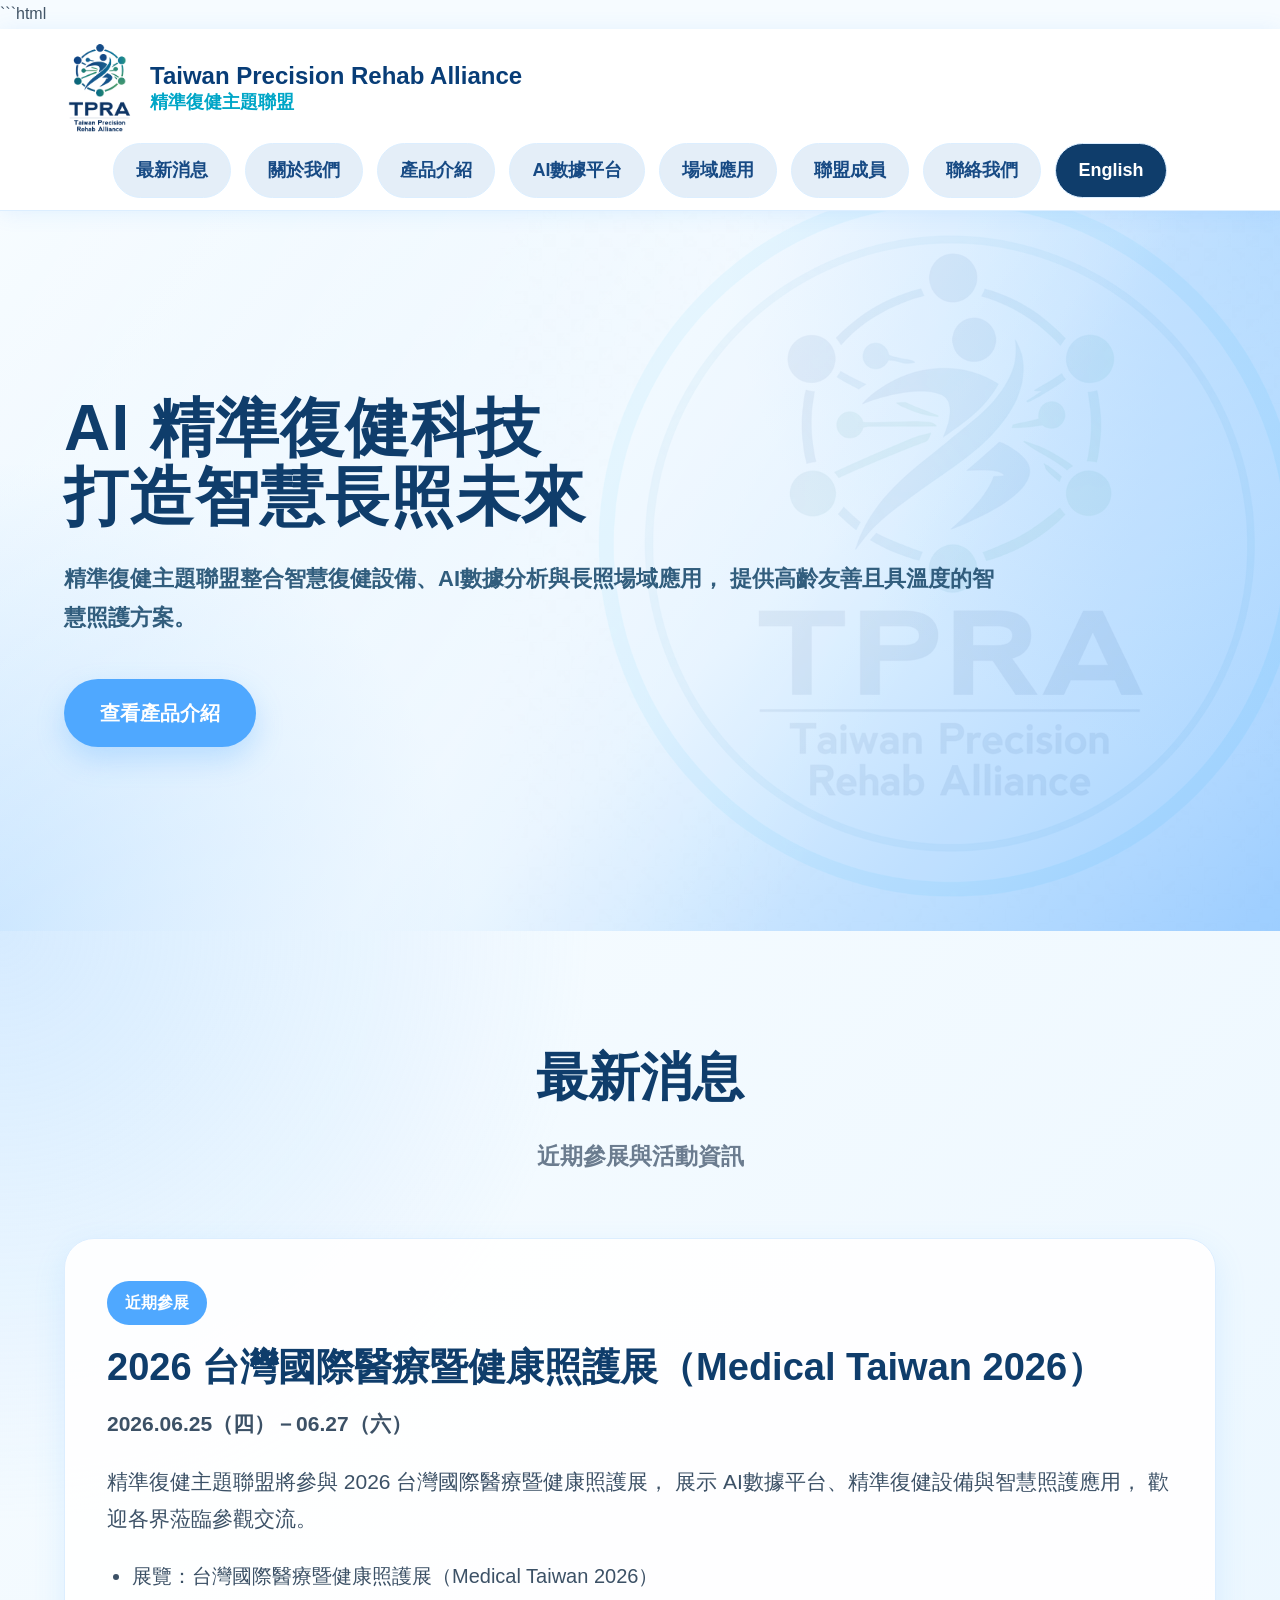
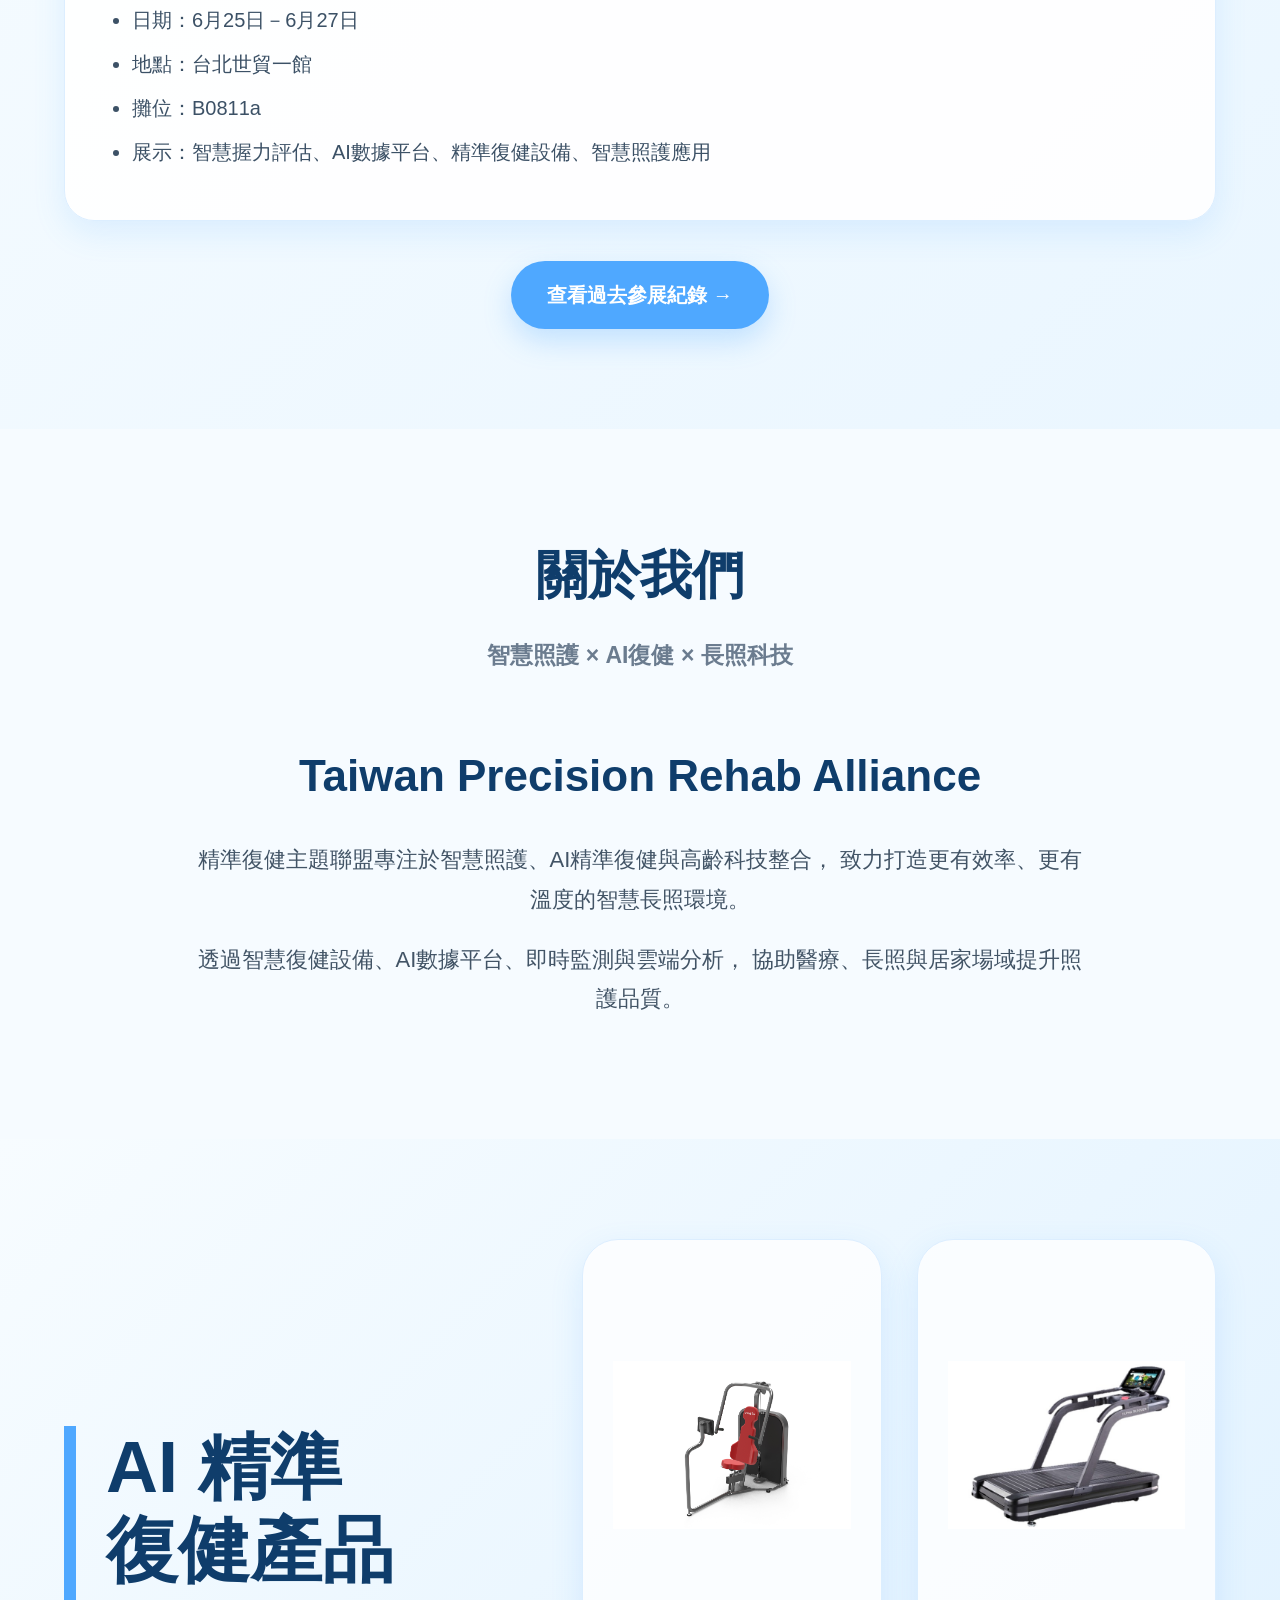
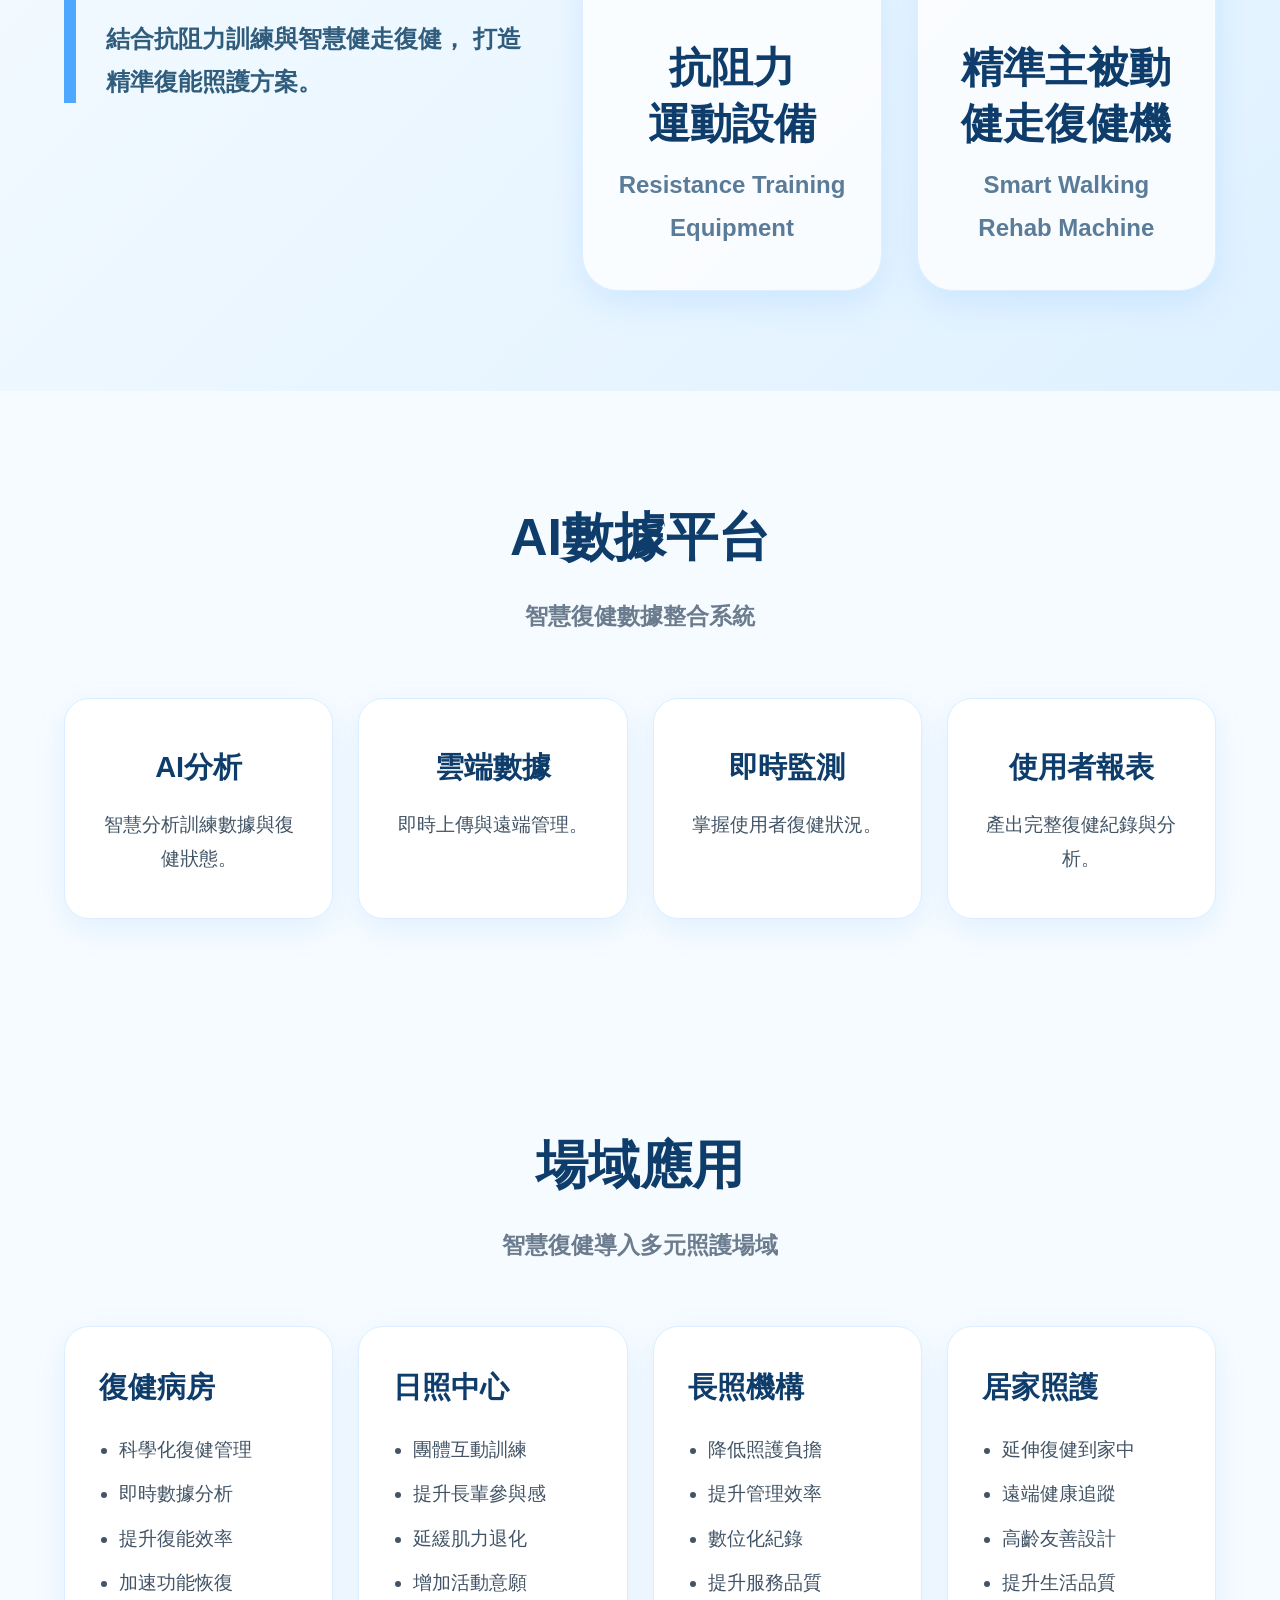
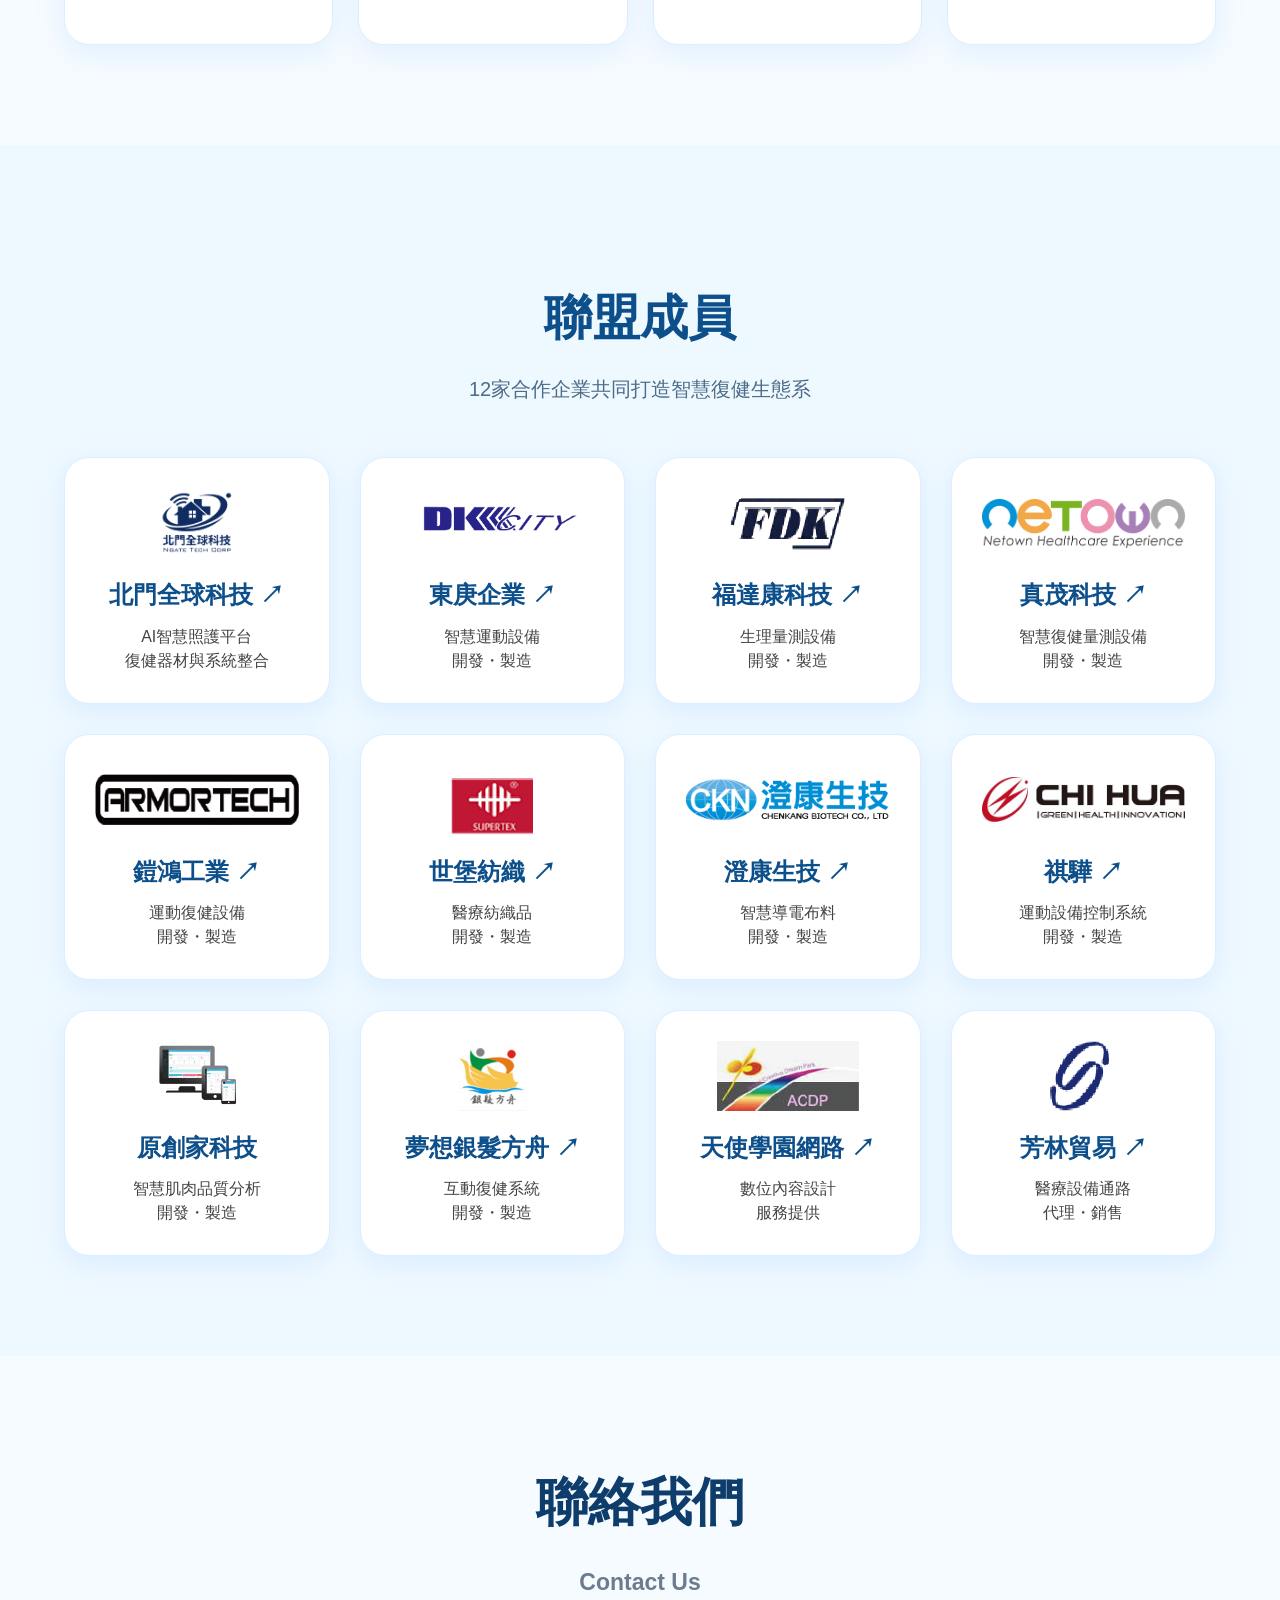
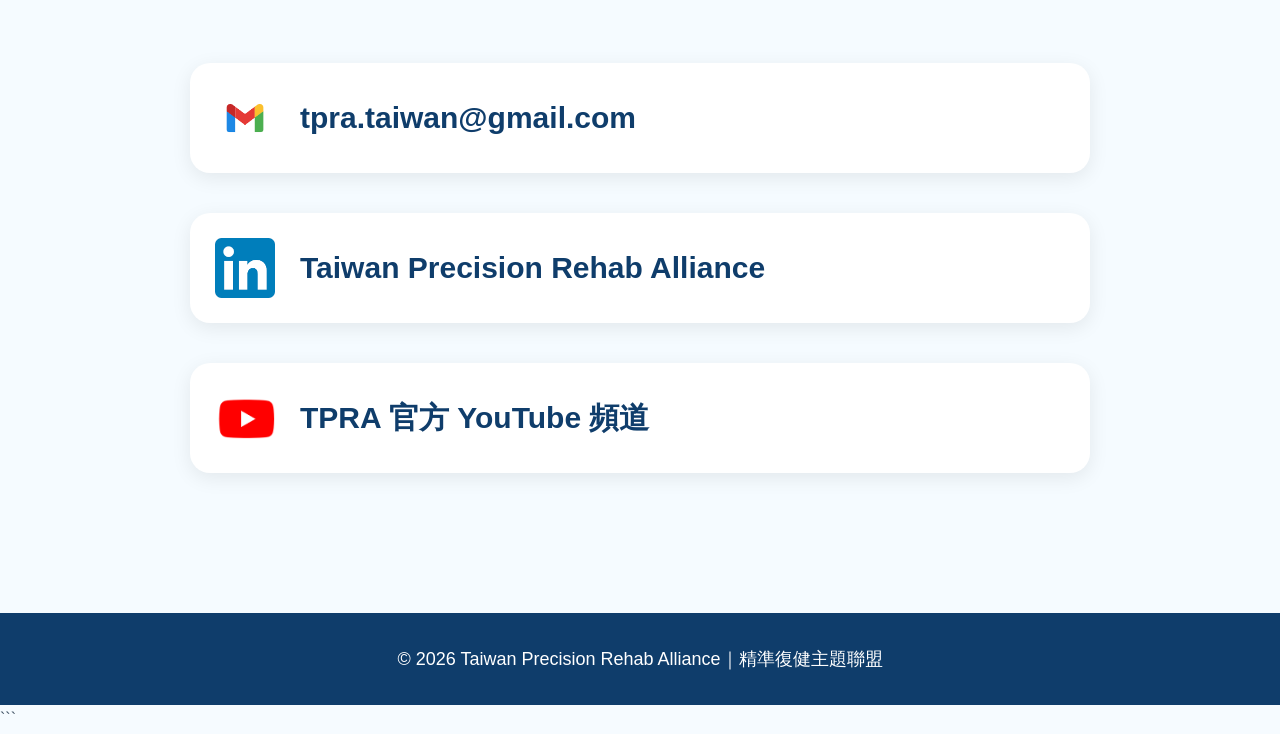
<file: index.html>
```html
<!DOCTYPE html>
<html lang="zh-Hant">
<head>
  <meta charset="UTF-8">
  <meta name="viewport" content="width=device-width, initial-scale=1.0">
  <title>Taiwan Precision Rehab Alliance｜精準復健主題聯盟</title>
  <link rel="stylesheet" href="style.css">
</head>

<body>

<header>
  <div class="container navbar">

    <a href="index.html" class="logo-wrap">
      <img src="images/tpra-logo.png" class="logo-img" alt="Taiwan Precision Rehab Alliance Logo">

      <div class="logo-text">
        Taiwan Precision Rehab Alliance
        <span>精準復健主題聯盟</span>
      </div>
    </a>

    <nav>
      <a href="#news">最新消息</a>
      <a href="#about">關於我們</a>
      <a href="#products">產品介紹</a>
      <a href="#platform">AI數據平台</a>
      <a href="#scene">場域應用</a>
      <a href="#partners">聯盟成員</a>
      <a href="#contact">聯絡我們</a>
      <a href="en.html" class="lang-switch">English</a>
    </nav>

  </div>
</header>

<section class="hero">
  <div class="container">
    <div class="hero-content">
      <h1>
        AI 精準復健科技<br>
        打造智慧長照未來
      </h1>

      <p>
        精準復健主題聯盟整合智慧復健設備、AI數據分析與長照場域應用，
        提供高齡友善且具溫度的智慧照護方案。
      </p>

      <a href="#products" class="btn">查看產品介紹</a>
    </div>
  </div>
</section>

<section id="news" class="news">
  <div class="container">

    <div class="section-title">
      <h2>最新消息</h2>
      <p>近期參展與活動資訊</p>
    </div>

    <div class="news-card news-current">
      <div class="news-tag">近期參展</div>

      <h3>2026 台灣國際醫療暨健康照護展（Medical Taiwan 2026）</h3>

      <p class="news-date">
        2026.06.25（四）－06.27（六）
      </p>

      <p>
        精準復健主題聯盟將參與 2026 台灣國際醫療暨健康照護展，
        展示 AI數據平台、精準復健設備與智慧照護應用，
        歡迎各界蒞臨參觀交流。
      </p>

      <ul>
        <li>展覽：台灣國際醫療暨健康照護展（Medical Taiwan 2026）</li>
        <li>日期：6月25日－6月27日</li>
        <li>地點：台北世貿一館</li>
        <li>攤位：B0811a</li>
        <li>展示：智慧握力評估、AI數據平台、精準復健設備、智慧照護應用</li>
      </ul>
    </div>

    <div class="news-more">
      <a href="past-news.html" class="btn">
        查看過去參展紀錄 →
      </a>
    </div>

  </div>
</section>

<section id="about">
  <div class="container">
    <div class="section-title">
      <h2>關於我們</h2>
      <p>智慧照護 × AI復健 × 長照科技</p>
    </div>

    <div class="about-content">
      <h3>Taiwan Precision Rehab Alliance</h3>

      <p>
        精準復健主題聯盟專注於智慧照護、AI精準復健與高齡科技整合，
        致力打造更有效率、更有溫度的智慧長照環境。
      </p>

      <p>
        透過智慧復健設備、AI數據平台、即時監測與雲端分析，
        協助醫療、長照與居家場域提升照護品質。
      </p>
    </div>
  </div>
</section>

<section class="products" id="products">
  <div class="container product-showcase">

    <div class="product-intro">
      <h2>
        AI 精準<br>
        復健產品
      </h2>
      <p>
        結合抗阻力訓練與智慧健走復健，
        打造精準復能照護方案。
      </p>
    </div>

    <div class="product-category-grid">

      <a href="resistance.html" class="product-category-card">
        <div class="category-image">
          <img src="images/chest.jpg" alt="抗阻力運動設備">
        </div>

        <h3>抗阻力<br>運動設備</h3>
        <p>Resistance Training Equipment</p>
      </a>

      <a href="walking-machine.html" class="product-category-card">
        <div class="category-image">
          <img src="images/walking-machine.jpg" alt="精準主被動多功能健走復健機">
        </div>

        <h3>精準主被動<br>健走復健機</h3>
        <p>Smart Walking Rehab Machine</p>
      </a>

    </div>

  </div>
</section>

<section id="platform">
  <div class="container">
    <div class="section-title">
      <h2>AI數據平台</h2>
      <p>智慧復健數據整合系統</p>
    </div>

    <div class="platform-grid">

      <div class="platform-card">
        <h3>AI分析</h3>
        <p>智慧分析訓練數據與復健狀態。</p>
      </div>

      <div class="platform-card">
        <h3>雲端數據</h3>
        <p>即時上傳與遠端管理。</p>
      </div>

      <div class="platform-card">
        <h3>即時監測</h3>
        <p>掌握使用者復健狀況。</p>
      </div>

      <div class="platform-card">
        <h3>使用者報表</h3>
        <p>產出完整復健紀錄與分析。</p>
      </div>

    </div>
  </div>
</section>

<section id="scene">
  <div class="container">
    <div class="section-title">
      <h2>場域應用</h2>
      <p>智慧復健導入多元照護場域</p>
    </div>

    <div class="scene-grid">

      <div class="scene-card">
        <h3>復健病房</h3>
        <ul>
          <li>科學化復健管理</li>
          <li>即時數據分析</li>
          <li>提升復能效率</li>
          <li>加速功能恢復</li>
        </ul>
      </div>

      <div class="scene-card">
        <h3>日照中心</h3>
        <ul>
          <li>團體互動訓練</li>
          <li>提升長輩參與感</li>
          <li>延緩肌力退化</li>
          <li>增加活動意願</li>
        </ul>
      </div>

      <div class="scene-card">
        <h3>長照機構</h3>
        <ul>
          <li>降低照護負擔</li>
          <li>提升管理效率</li>
          <li>數位化紀錄</li>
          <li>提升服務品質</li>
        </ul>
      </div>

      <div class="scene-card">
        <h3>居家照護</h3>
        <ul>
          <li>延伸復健到家中</li>
          <li>遠端健康追蹤</li>
          <li>高齡友善設計</li>
          <li>提升生活品質</li>
        </ul>
      </div>

    </div>
  </div>
</section>

<section id="partners" class="partners">
  <div class="container">

    <div class="partner-section">

      <h2>聯盟成員</h2>
      <p>12家合作企業共同打造智慧復健生態系</p>

      <div class="partner-grid">

        <a href="https://net.ucare.tw/"
           target="_blank"
           rel="noopener"
           class="partner-card">
          <img src="images/partner-beimen.png" alt="北門全球科技">
          <h4>北門全球科技 ↗</h4>
          <p>
            AI智慧照護平台<br>
            復健器材與系統整合
          </p>
        </a>

        <a href="https://www.dkcity.com"
           target="_blank"
           rel="noopener"
           class="partner-card">
          <img src="images/partner-dkcity.png" alt="東庚企業">
          <h4>東庚企業 ↗</h4>
          <p>
            智慧運動設備<br>
            開發・製造
          </p>
        </a>

        <a href="https://www.facebook.com/p/%E7%A6%8F%E9%81%94%E5%BA%B7%E7%A7%91%E6%8A%80%E6%9C%89%E9%99%90%E5%85%AC%E5%8F%B8-100057205220270/?locale=zh_TW"
           target="_blank"
           rel="noopener"
           class="partner-card">
          <img src="images/partner-fdk.png" alt="福達康科技">
          <h4>福達康科技 ↗</h4>
          <p>
            生理量測設備<br>
            開發・製造
          </p>
        </a>

        <a href="https://netown.tw"
           target="_blank"
           rel="noopener"
           class="partner-card">
          <img src="images/partner-netown.png" alt="真茂科技">
          <h4>真茂科技 ↗</h4>
          <p>
            智慧復健量測設備<br>
            開發・製造
          </p>
        </a>

        <a href="https://armortech.co/"
           target="_blank"
           rel="noopener"
           class="partner-card">
          <img src="images/partner-armortech.png" alt="鎧鴻工業">
          <h4>鎧鴻工業 ↗</h4>
          <p>
            運動復健設備<br>
            開發・製造
          </p>
        </a>

        <a href="https://www.supertextile.com/zh-tw/"
           target="_blank"
           rel="noopener"
           class="partner-card">
          <img src="images/partner-supertex.png" alt="世堡紡織">
          <h4>世堡紡織 ↗</h4>
          <p>
            醫療紡織品<br>
            開發・製造
          </p>
        </a>

        <a href="https://tn99.com.tw/product_list.php"
           target="_blank"
           rel="noopener"
           class="partner-card">
          <img src="images/partner-ckn.png" alt="澄康生技">
          <h4>澄康生技 ↗</h4>
          <p>
            智慧導電布料<br>
            開發・製造
          </p>
        </a>

        <a href="https://chihua.com.tw/"
           target="_blank"
           rel="noopener"
           class="partner-card">
          <img src="images/partner-chihua.png" alt="祺驊">
          <h4>祺驊 ↗</h4>
          <p>
            運動設備控制系統<br>
            開發・製造
          </p>
        </a>

        <div class="partner-card">
          <img src="images/partner-originalhome.png" alt="原創家科技">
          <h4>原創家科技</h4>
          <p>
            智慧肌肉品質分析<br>
            開發・製造
          </p>
        </div>

        <a href="https://www.elderly-ark.com/"
           target="_blank"
           rel="noopener"
           class="partner-card">
          <img src="images/partner-dream.png" alt="夢想銀髮方舟">
          <h4>夢想銀髮方舟 ↗</h4>
          <p>
            互動復健系統<br>
            開發・製造
          </p>
        </a>

        <a href="https://www.facebook.com/acdp.tw/"
           target="_blank"
           rel="noopener"
           class="partner-card">
          <img src="images/partner-acdp.png" alt="天使學園網路">
          <h4>天使學園網路 ↗</h4>
          <p>
            數位內容設計<br>
            服務提供
          </p>
        </a>

        <a href="https://sansome.com.tw/"
           target="_blank"
           rel="noopener"
           class="partner-card">
          <img src="images/partner-fanglin.png" alt="芳林貿易">
          <h4>芳林貿易 ↗</h4>
          <p>
            醫療設備通路<br>
            代理・銷售
          </p>
        </a>

      </div>

    </div>

  </div>
</section>

<section class="contact" id="contact">
  <div class="container">

    <div class="section-title">
      <h2>聯絡我們</h2>
      <p>Contact Us</p>
    </div>

    <div class="contact-social">

      <div class="contact-item">
        <img src="images/icon-mail.png" alt="Email">
        <a href="mailto:tpra.taiwan@gmail.com">
          tpra.taiwan@gmail.com
        </a>
      </div>

      <div class="contact-item">
        <img src="images/icon-linkedin.png" alt="LinkedIn">
        <a href="https://www.linkedin.com/company/tpra-tw/"
           target="_blank"
           rel="noopener">
          Taiwan Precision Rehab Alliance
        </a>
      </div>

      <div class="contact-item">
        <img src="images/icon-youtube.png" alt="YouTube">
        <a href="https://www.youtube.com/@tpra-tw"
           target="_blank"
           rel="noopener">
          TPRA 官方 YouTube 頻道
        </a>
      </div>

    </div>

  </div>
</section>

<footer>
  © 2026 Taiwan Precision Rehab Alliance｜精準復健主題聯盟
</footer>

</body>
</html>
```
</file>
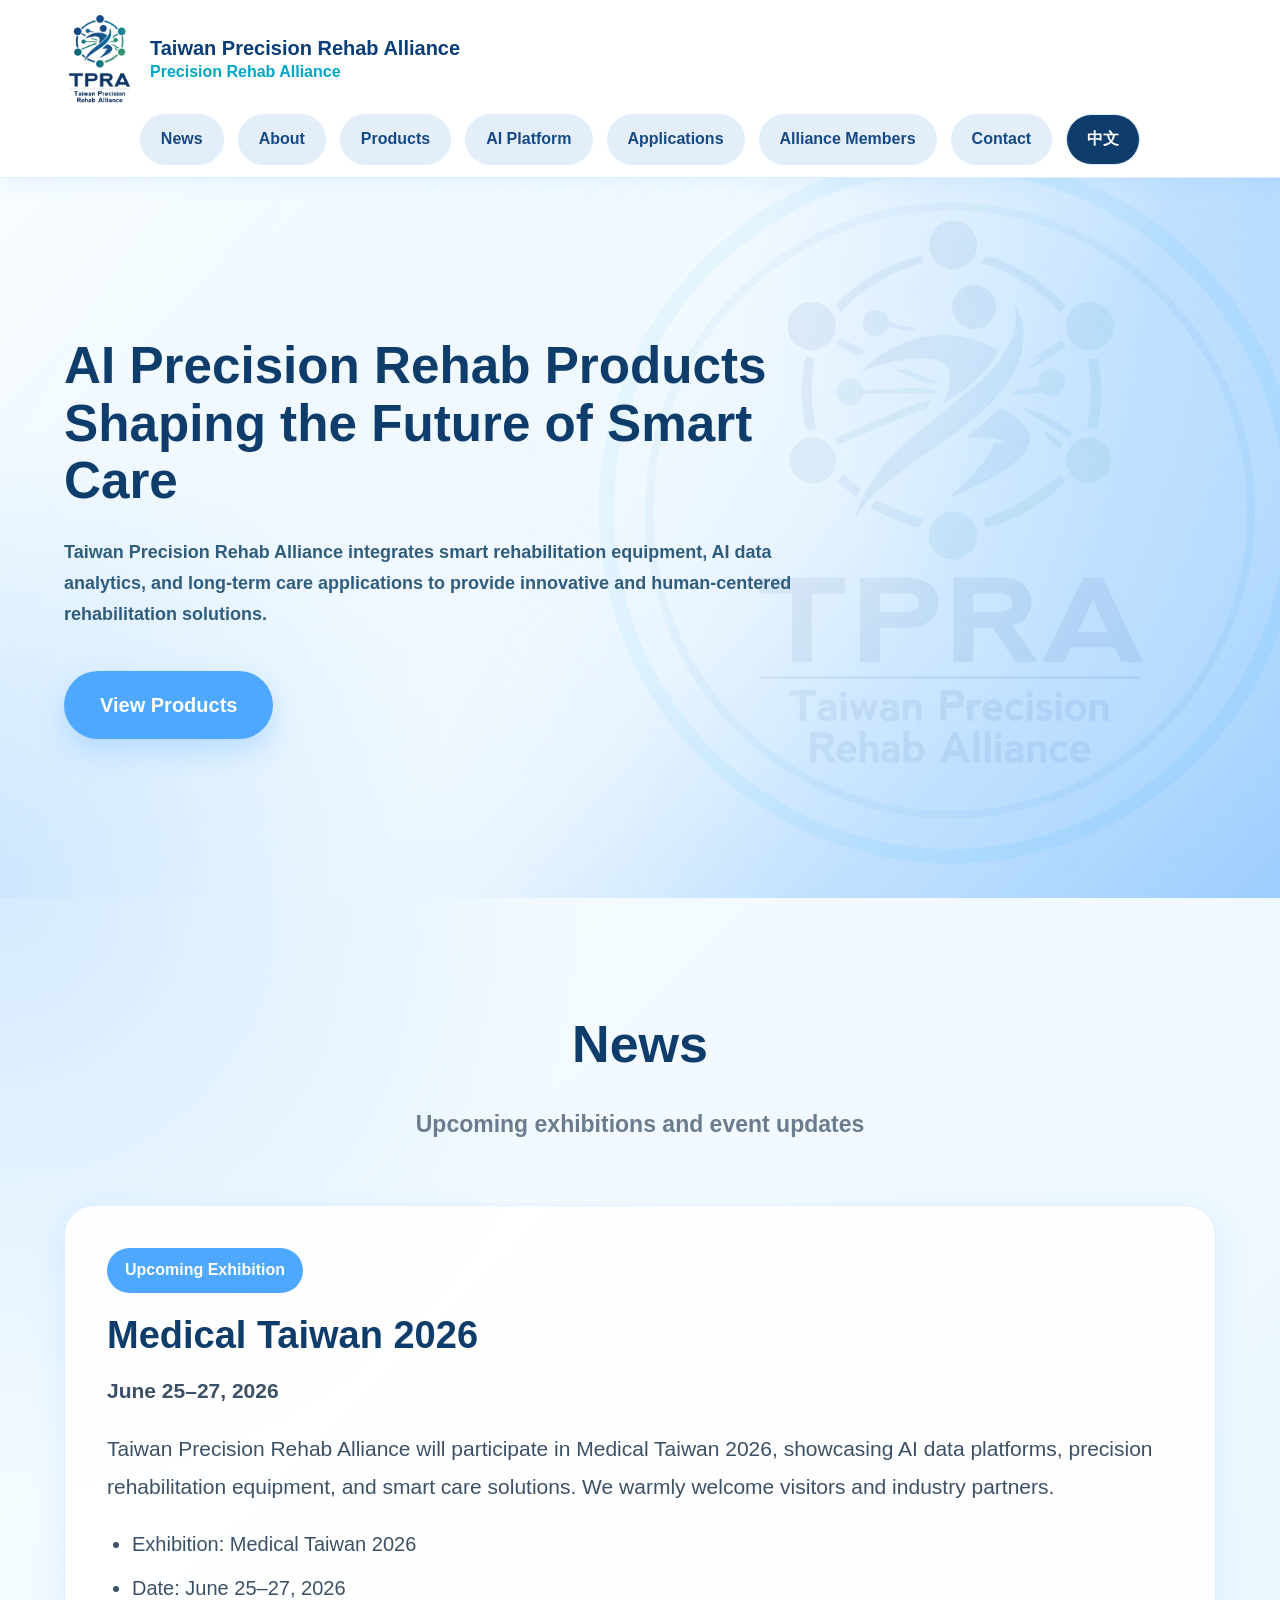
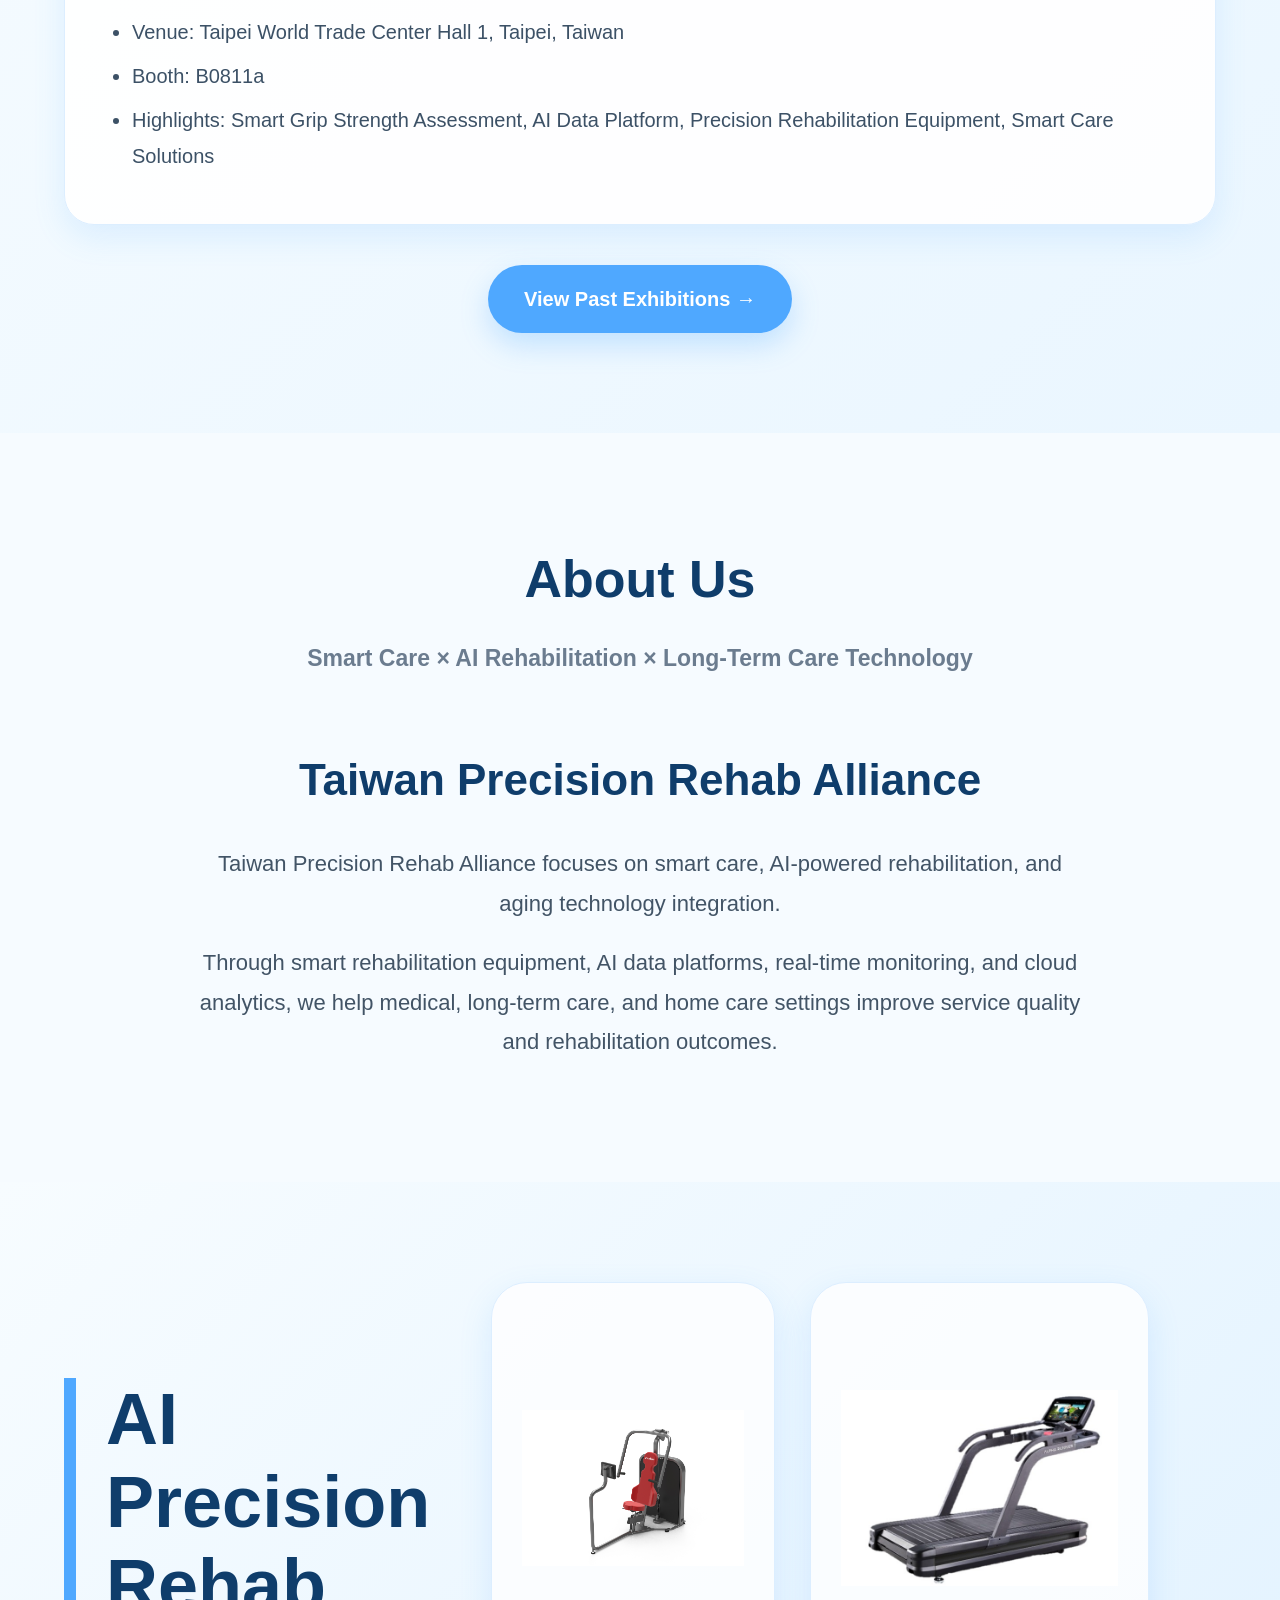
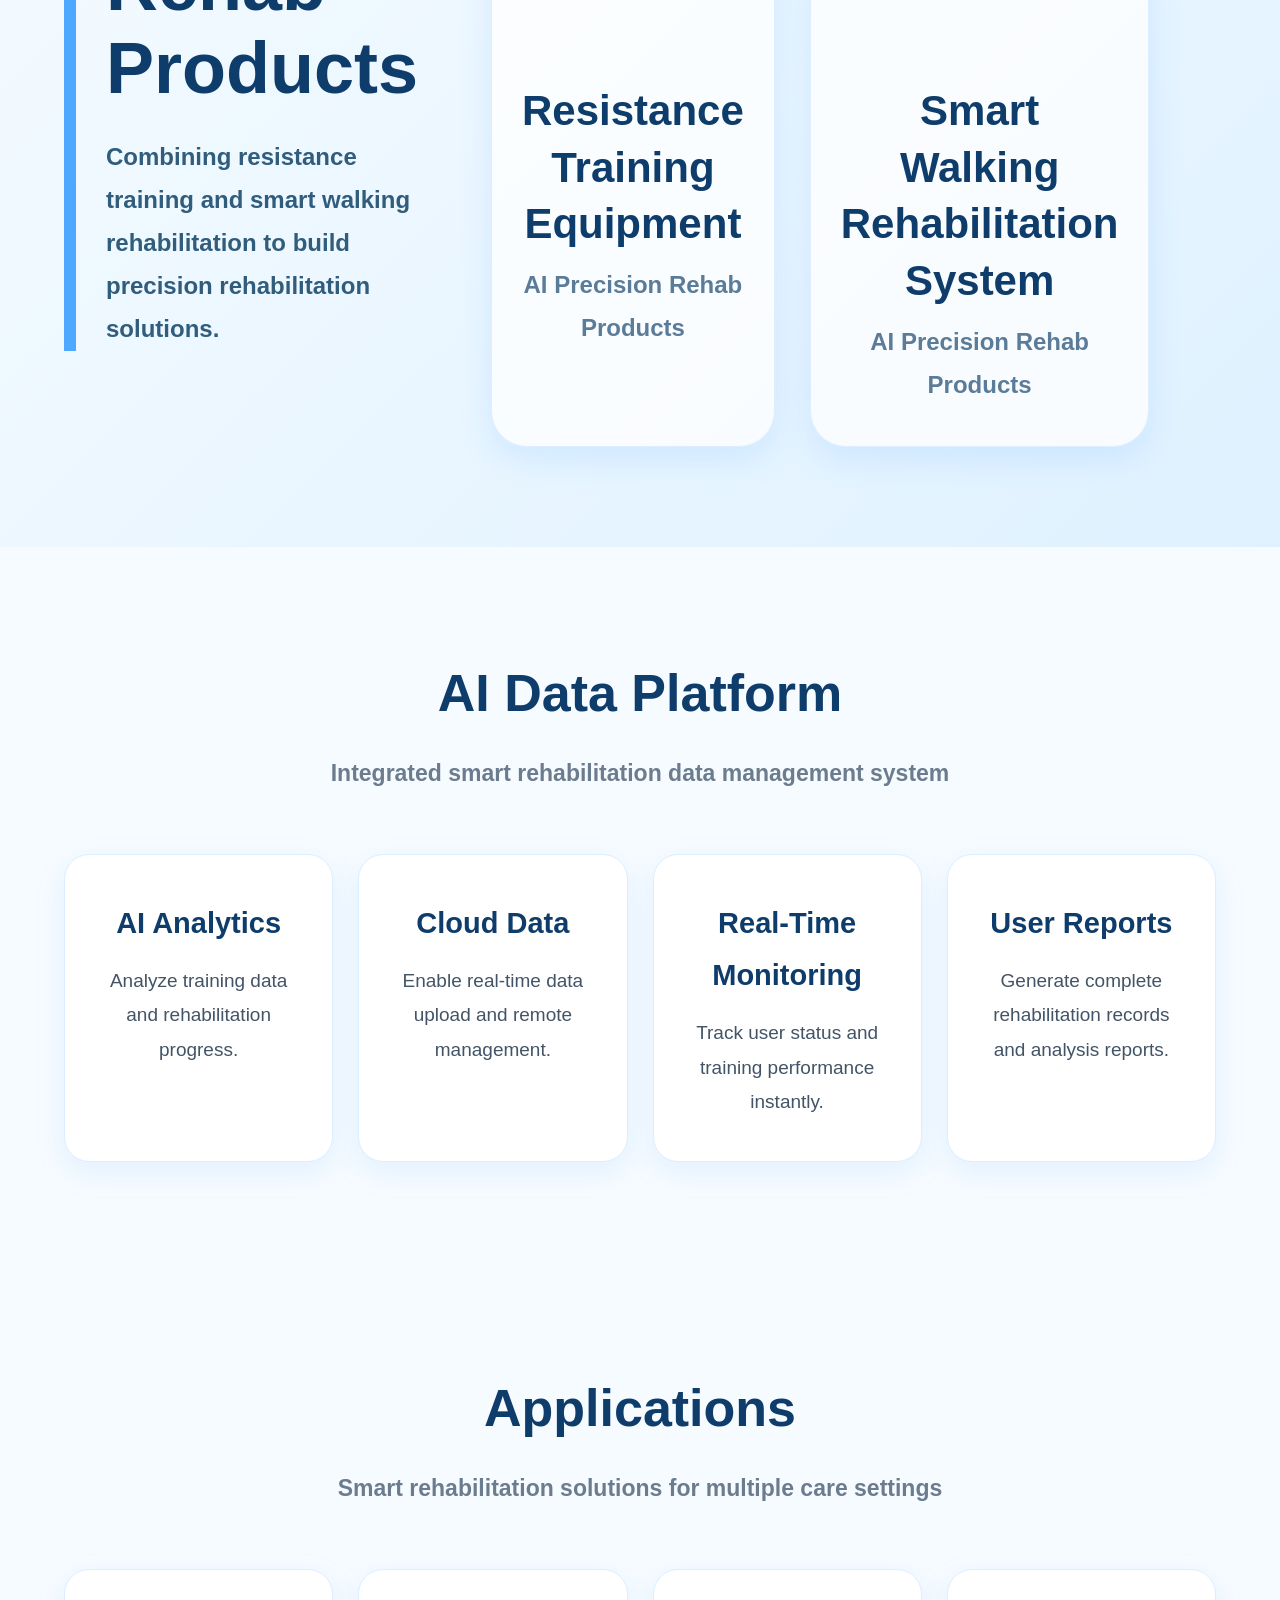
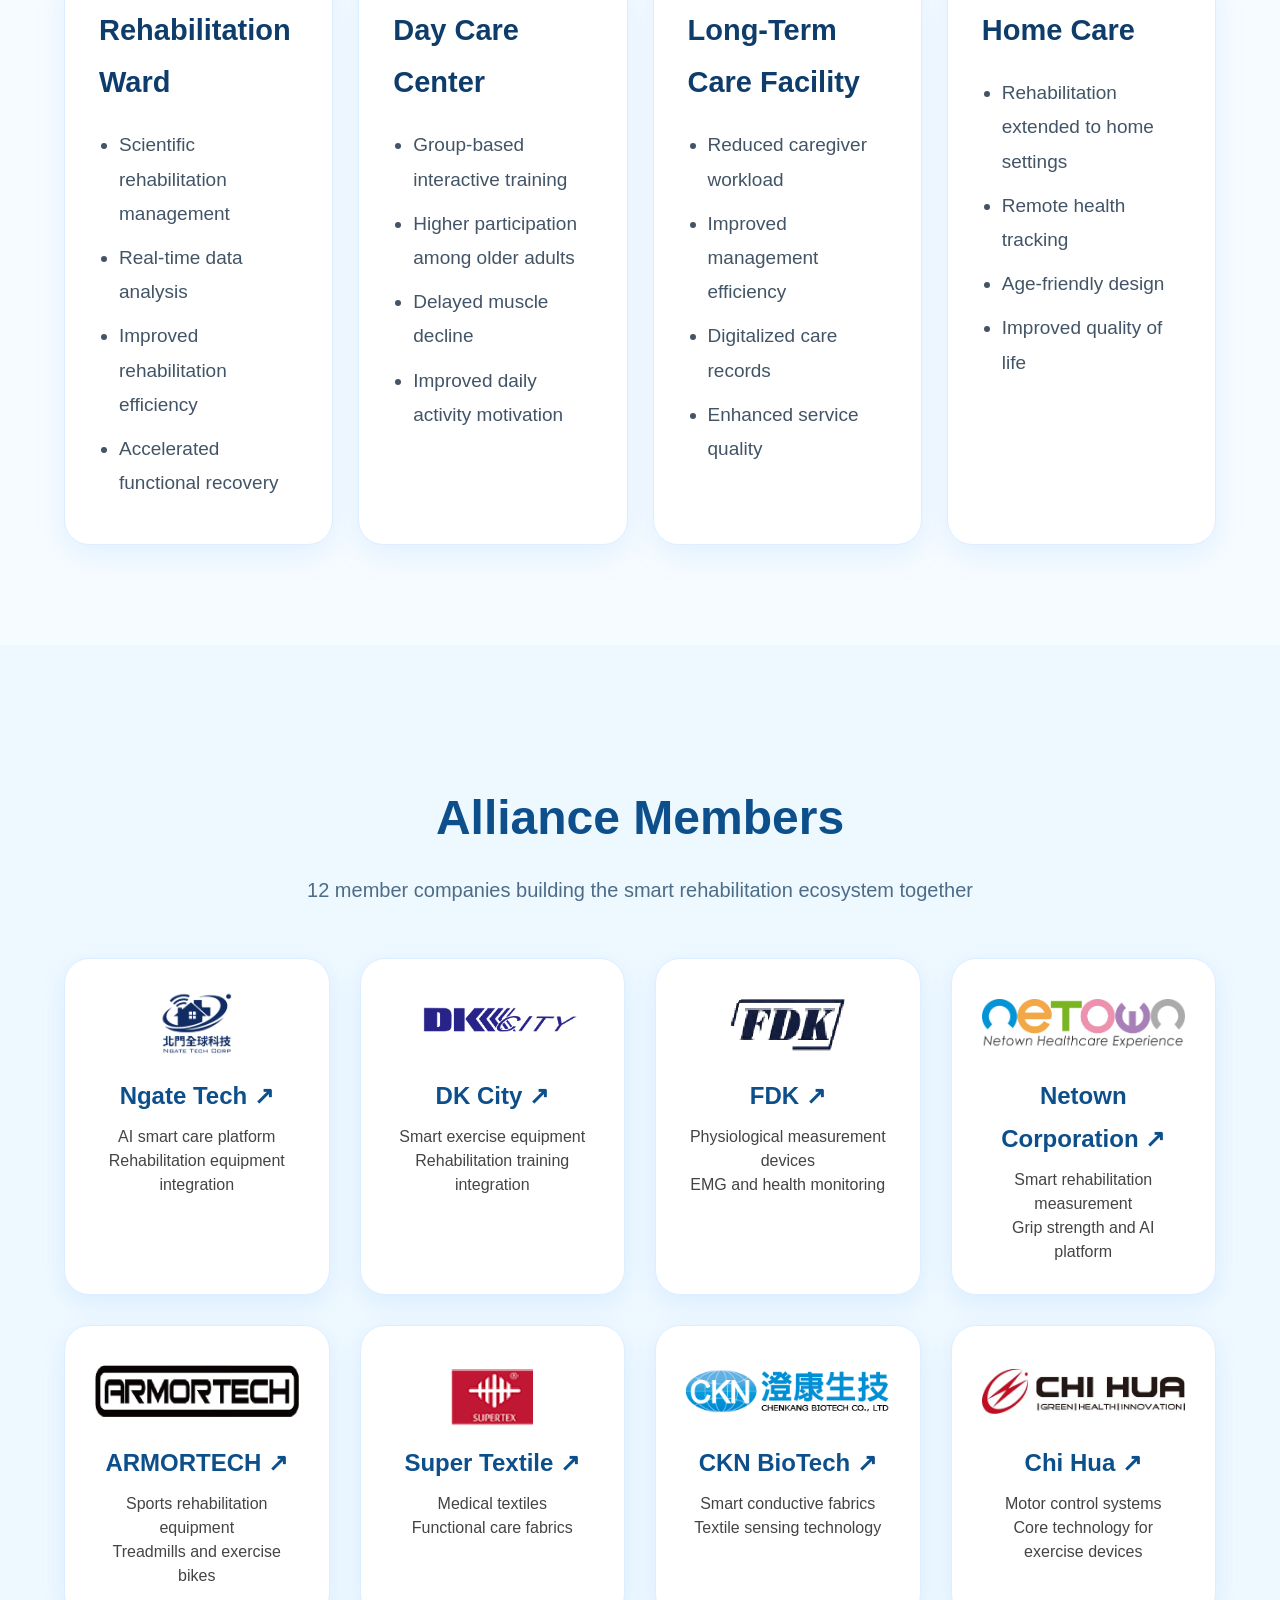
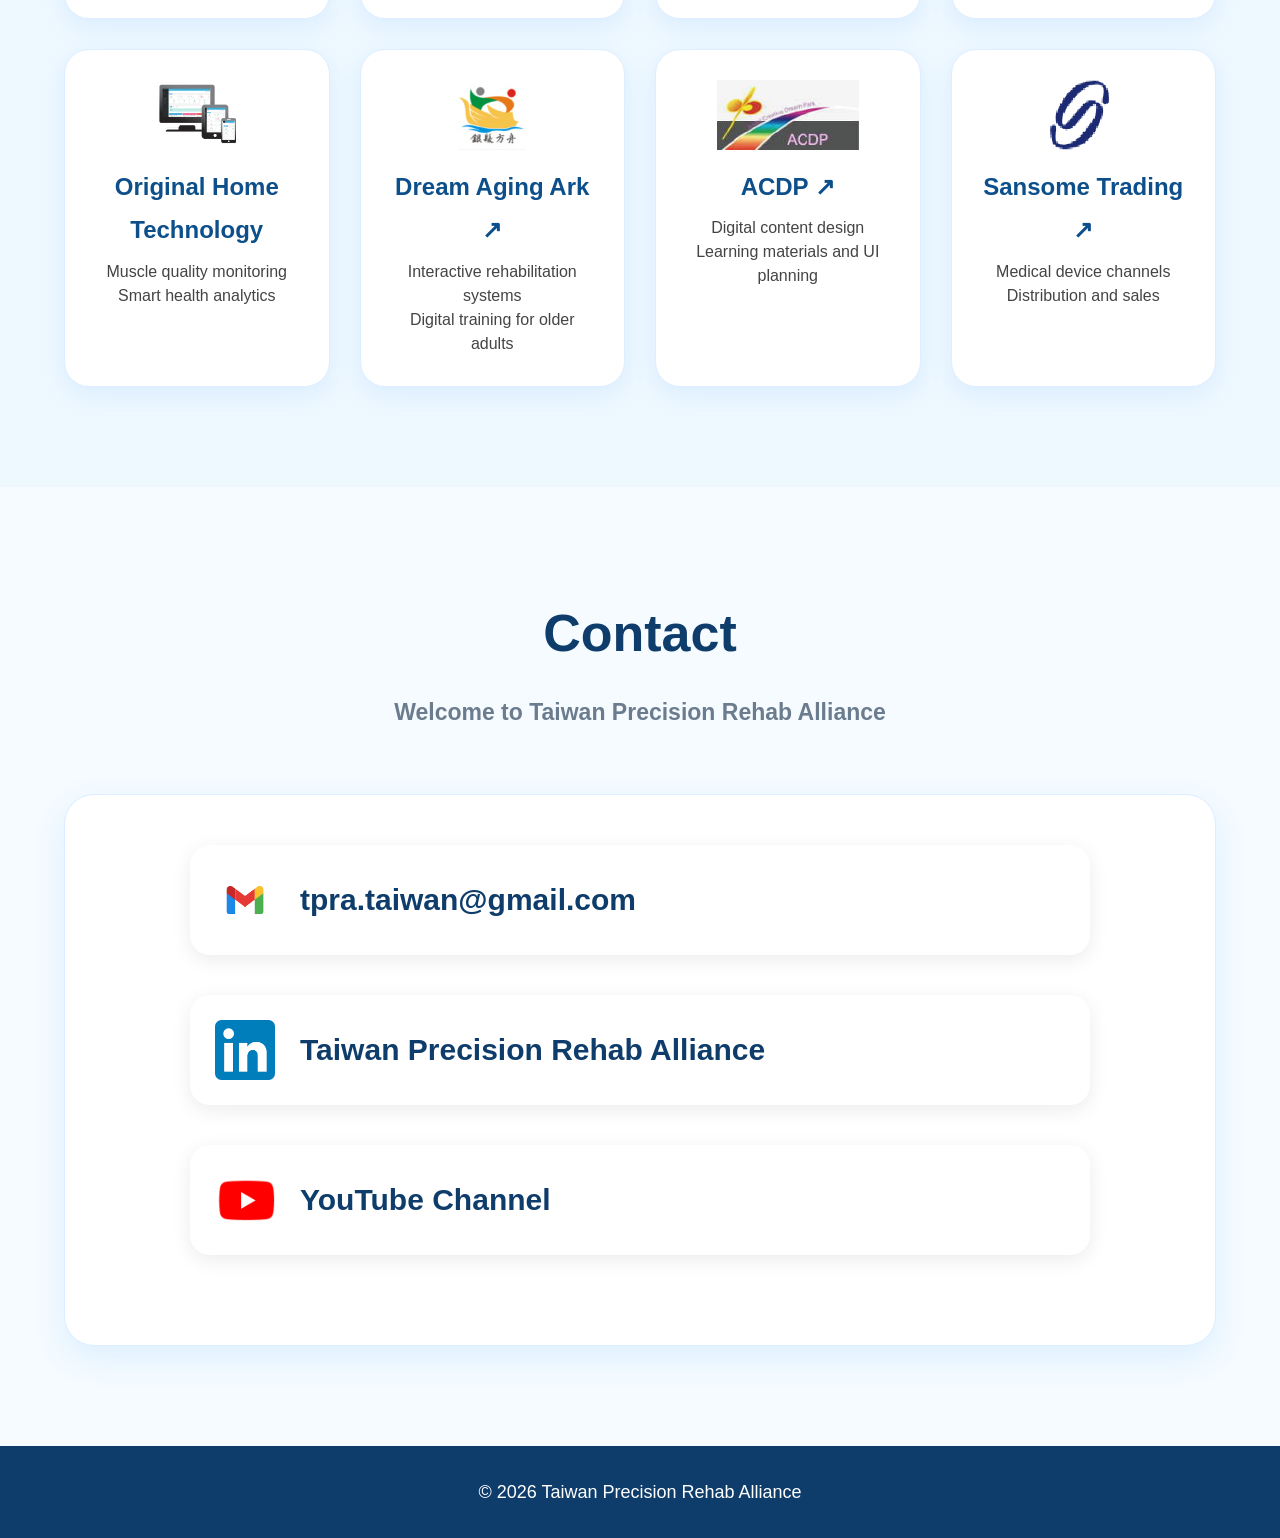
<file: en.html>
<!DOCTYPE html>
<html lang="en">
<head>
  <meta charset="UTF-8">
  <meta name="viewport" content="width=device-width, initial-scale=1.0">
  <title>Taiwan Precision Rehab Alliance｜English</title>
  <link rel="stylesheet" href="style.css">
</head>

<body class="en-page">

<header>
  <div class="container navbar">

    <a href="en.html" class="logo-wrap">
      <img src="images/tpra-logo.png" class="logo-img" alt="TPRA Logo">

      <div class="logo-text">
        Taiwan Precision Rehab Alliance
        <span>Precision Rehab Alliance</span>
      </div>
    </a>

    <nav>
      <a href="#news">News</a>
      <a href="#about">About</a>
      <a href="#products">Products</a>
      <a href="#platform">AI Platform</a>
      <a href="#scene">Applications</a>
      <a href="#partners">Alliance Members</a>
      <a href="#contact">Contact</a>
      <a href="index.html" class="lang-switch">中文</a>
    </nav>

  </div>
</header>

<section class="hero">
  <div class="container">
    <div class="hero-content">

      <h1>
        AI Precision Rehab Products<br>
        Shaping the Future of Smart Care
      </h1>

      <p>
        Taiwan Precision Rehab Alliance integrates smart rehabilitation equipment,
        AI data analytics, and long-term care applications to provide innovative
        and human-centered rehabilitation solutions.
      </p>

      <a href="#products" class="btn">View Products</a>

    </div>
  </div>
</section>

<section id="news" class="news">
  <div class="container">

    <div class="section-title">
      <h2>News</h2>
      <p>Upcoming exhibitions and event updates</p>
    </div>

    <div class="news-card news-current">

      <div class="news-tag">Upcoming Exhibition</div>

      <h3>Medical Taiwan 2026</h3>

      <p class="news-date">
        June 25–27, 2026
      </p>

      <p>
        Taiwan Precision Rehab Alliance will participate in Medical Taiwan 2026,
        showcasing AI data platforms, precision rehabilitation equipment,
        and smart care solutions.
        We warmly welcome visitors and industry partners.
      </p>

      <ul>
        <li>Exhibition: Medical Taiwan 2026</li>
        <li>Date: June 25–27, 2026</li>
        <li>Venue: Taipei World Trade Center Hall 1, Taipei, Taiwan</li>
        <li>Booth: B0811a</li>
        <li>Highlights: Smart Grip Strength Assessment, AI Data Platform, Precision Rehabilitation Equipment, Smart Care Solutions</li>
      </ul>

    </div>

    <div class="news-more">
      <a href="past-news-en.html" class="btn">
        View Past Exhibitions →
      </a>
    </div>

  </div>
</section>

<section id="about">
  <div class="container">

    <div class="section-title">
      <h2>About Us</h2>
      <p>Smart Care × AI Rehabilitation × Long-Term Care Technology</p>
    </div>

    <div class="about-content">
      <h3>Taiwan Precision Rehab Alliance</h3>

      <p>
        Taiwan Precision Rehab Alliance focuses on smart care, AI-powered
        rehabilitation, and aging technology integration.
      </p>

      <p>
        Through smart rehabilitation equipment, AI data platforms, real-time
        monitoring, and cloud analytics, we help medical, long-term care,
        and home care settings improve service quality and rehabilitation outcomes.
      </p>
    </div>

  </div>
</section>

<section class="products" id="products">
  <div class="container product-showcase">

    <div class="product-intro">
      <h2>
        AI Precision<br>
        Rehab Products
      </h2>

      <p>
        Combining resistance training and smart walking rehabilitation
        to build precision rehabilitation solutions.
      </p>
    </div>

    <div class="product-category-grid">

      <a href="resistance-en.html" class="product-category-card">
        <div class="category-image">
          <img src="images/chest.jpg" alt="Resistance Training Equipment">
        </div>

        <h3>Resistance<br>Training Equipment</h3>
        <p>AI Precision Rehab Products</p>
      </a>

      <a href="walking-machine-en.html" class="product-category-card">
        <div class="category-image">
          <img src="images/walking-machine.jpg" alt="Smart Walking Rehabilitation System">
        </div>

        <h3>Smart Walking<br>Rehabilitation System</h3>
        <p>AI Precision Rehab Products</p>
      </a>

    </div>

  </div>
</section>

<section id="platform">
  <div class="container">

    <div class="section-title">
      <h2>AI Data Platform</h2>
      <p>Integrated smart rehabilitation data management system</p>
    </div>

    <div class="platform-grid">

      <div class="platform-card">
        <h3>AI Analytics</h3>
        <p>Analyze training data and rehabilitation progress.</p>
      </div>

      <div class="platform-card">
        <h3>Cloud Data</h3>
        <p>Enable real-time data upload and remote management.</p>
      </div>

      <div class="platform-card">
        <h3>Real-Time Monitoring</h3>
        <p>Track user status and training performance instantly.</p>
      </div>

      <div class="platform-card">
        <h3>User Reports</h3>
        <p>Generate complete rehabilitation records and analysis reports.</p>
      </div>

    </div>

  </div>
</section>

<section id="scene">
  <div class="container">

    <div class="section-title">
      <h2>Applications</h2>
      <p>Smart rehabilitation solutions for multiple care settings</p>
    </div>

    <div class="scene-grid">

      <div class="scene-card">
        <h3>Rehabilitation Ward</h3>
        <ul>
          <li>Scientific rehabilitation management</li>
          <li>Real-time data analysis</li>
          <li>Improved rehabilitation efficiency</li>
          <li>Accelerated functional recovery</li>
        </ul>
      </div>

      <div class="scene-card">
        <h3>Day Care Center</h3>
        <ul>
          <li>Group-based interactive training</li>
          <li>Higher participation among older adults</li>
          <li>Delayed muscle decline</li>
          <li>Improved daily activity motivation</li>
        </ul>
      </div>

      <div class="scene-card">
        <h3>Long-Term Care Facility</h3>
        <ul>
          <li>Reduced caregiver workload</li>
          <li>Improved management efficiency</li>
          <li>Digitalized care records</li>
          <li>Enhanced service quality</li>
        </ul>
      </div>

      <div class="scene-card">
        <h3>Home Care</h3>
        <ul>
          <li>Rehabilitation extended to home settings</li>
          <li>Remote health tracking</li>
          <li>Age-friendly design</li>
          <li>Improved quality of life</li>
        </ul>
      </div>

    </div>

  </div>
</section>

<section id="partners" class="partners">
  <div class="container">

    <div class="partner-section">

      <h2>Alliance Members</h2>
      <p>12 member companies building the smart rehabilitation ecosystem together</p>

      <div class="partner-grid">

        <a href="https://net.ucare.tw/"
           target="_blank"
           rel="noopener"
           class="partner-card">
          <img src="images/partner-beimen.png" alt="Ngate Tech">
          <h4>Ngate Tech ↗</h4>
          <p>
            AI smart care platform<br>
            Rehabilitation equipment integration
          </p>
        </a>

        <a href="https://www.dkcity.com"
           target="_blank"
           rel="noopener"
           class="partner-card">
          <img src="images/partner-dkcity.png" alt="DK City">
          <h4>DK City ↗</h4>
          <p>
            Smart exercise equipment<br>
            Rehabilitation training integration
          </p>
        </a>

        <a href="https://www.facebook.com/p/%E7%A6%8F%E9%81%94%E5%BA%B7%E7%A7%91%E6%8A%80%E6%9C%89%E9%99%90%E5%85%AC%E5%8F%B8-100057205220270/?locale=zh_TW"
           target="_blank"
           rel="noopener"
           class="partner-card">
          <img src="images/partner-fdk.png" alt="FDK">
          <h4>FDK ↗</h4>
          <p>
            Physiological measurement devices<br>
            EMG and health monitoring
          </p>
        </a>

        <a href="https://netown.tw"
           target="_blank"
           rel="noopener"
           class="partner-card">
          <img src="images/partner-netown.png" alt="Netown Corporation">
          <h4>Netown Corporation ↗</h4>
          <p>
            Smart rehabilitation measurement<br>
            Grip strength and AI platform
          </p>
        </a>

        <a href="https://armortech.co/"
           target="_blank"
           rel="noopener"
           class="partner-card">
          <img src="images/partner-armortech.png" alt="ARMORTECH">
          <h4>ARMORTECH ↗</h4>
          <p>
            Sports rehabilitation equipment<br>
            Treadmills and exercise bikes
          </p>
        </a>

        <a href="https://www.supertextile.com/zh-tw/"
           target="_blank"
           rel="noopener"
           class="partner-card">
          <img src="images/partner-supertex.png" alt="Super Textile">
          <h4>Super Textile ↗</h4>
          <p>
            Medical textiles<br>
            Functional care fabrics
          </p>
        </a>

        <a href="https://tn99.com.tw/product_list.php"
           target="_blank"
           rel="noopener"
           class="partner-card">
          <img src="images/partner-ckn.png" alt="CKN BioTech">
          <h4>CKN BioTech ↗</h4>
          <p>
            Smart conductive fabrics<br>
            Textile sensing technology
          </p>
        </a>

        <a href="https://chihua.com.tw/"
           target="_blank"
           rel="noopener"
           class="partner-card">
          <img src="images/partner-chihua.png" alt="Chi Hua">
          <h4>Chi Hua ↗</h4>
          <p>
            Motor control systems<br>
            Core technology for exercise devices
          </p>
        </a>

        <div class="partner-card">
          <img src="images/partner-originalhome.png" alt="Original Home Technology">
          <h4>Original Home Technology</h4>
          <p>
            Muscle quality monitoring<br>
            Smart health analytics
          </p>
        </div>

        <a href="https://www.elderly-ark.com/"
           target="_blank"
           rel="noopener"
           class="partner-card">
          <img src="images/partner-dream.png" alt="Dream Aging Ark">
          <h4>Dream Aging Ark ↗</h4>
          <p>
            Interactive rehabilitation systems<br>
            Digital training for older adults
          </p>
        </a>

        <a href="https://www.facebook.com/acdp.tw/"
           target="_blank"
           rel="noopener"
           class="partner-card">
          <img src="images/partner-acdp.png" alt="ACDP">
          <h4>ACDP ↗</h4>
          <p>
            Digital content design<br>
            Learning materials and UI planning
          </p>
        </a>

        <a href="https://sansome.com.tw/"
           target="_blank"
           rel="noopener"
           class="partner-card">
          <img src="images/partner-fanglin.png" alt="Fanglin Trading">
          <h4>Sansome Trading ↗</h4>
          <p>
            Medical device channels<br>
            Distribution and sales
          </p>
        </a>

      </div>

    </div>

  </div>
</section>

<section class="contact" id="contact">
  <div class="container">

    <div class="section-title">
      <h2>Contact</h2>
      <p>Welcome to Taiwan Precision Rehab Alliance</p>
    </div>

    <div class="contact-box">

      <div class="contact-social">

        <div class="contact-item">
          <img src="images/icon-mail.png" alt="Email">
          <a href="mailto:tpra.taiwan@gmail.com">
            tpra.taiwan@gmail.com
          </a>
        </div>

        <div class="contact-item">
          <img src="images/icon-linkedin.png" alt="LinkedIn">
          <a href="https://www.linkedin.com/company/tpra-tw/"
             target="_blank"
             rel="noopener">
            Taiwan Precision Rehab Alliance
          </a>
        </div>

        <div class="contact-item">
          <img src="images/icon-youtube.png" alt="YouTube">
          <a href="https://www.youtube.com/@TPRA-tw"
             target="_blank"
             rel="noopener">
            YouTube Channel
          </a>
        </div>

      </div>

    </div>

  </div>
</section>

<footer>
  © 2026 Taiwan Precision Rehab Alliance
</footer>

</body>
</html>
</file>
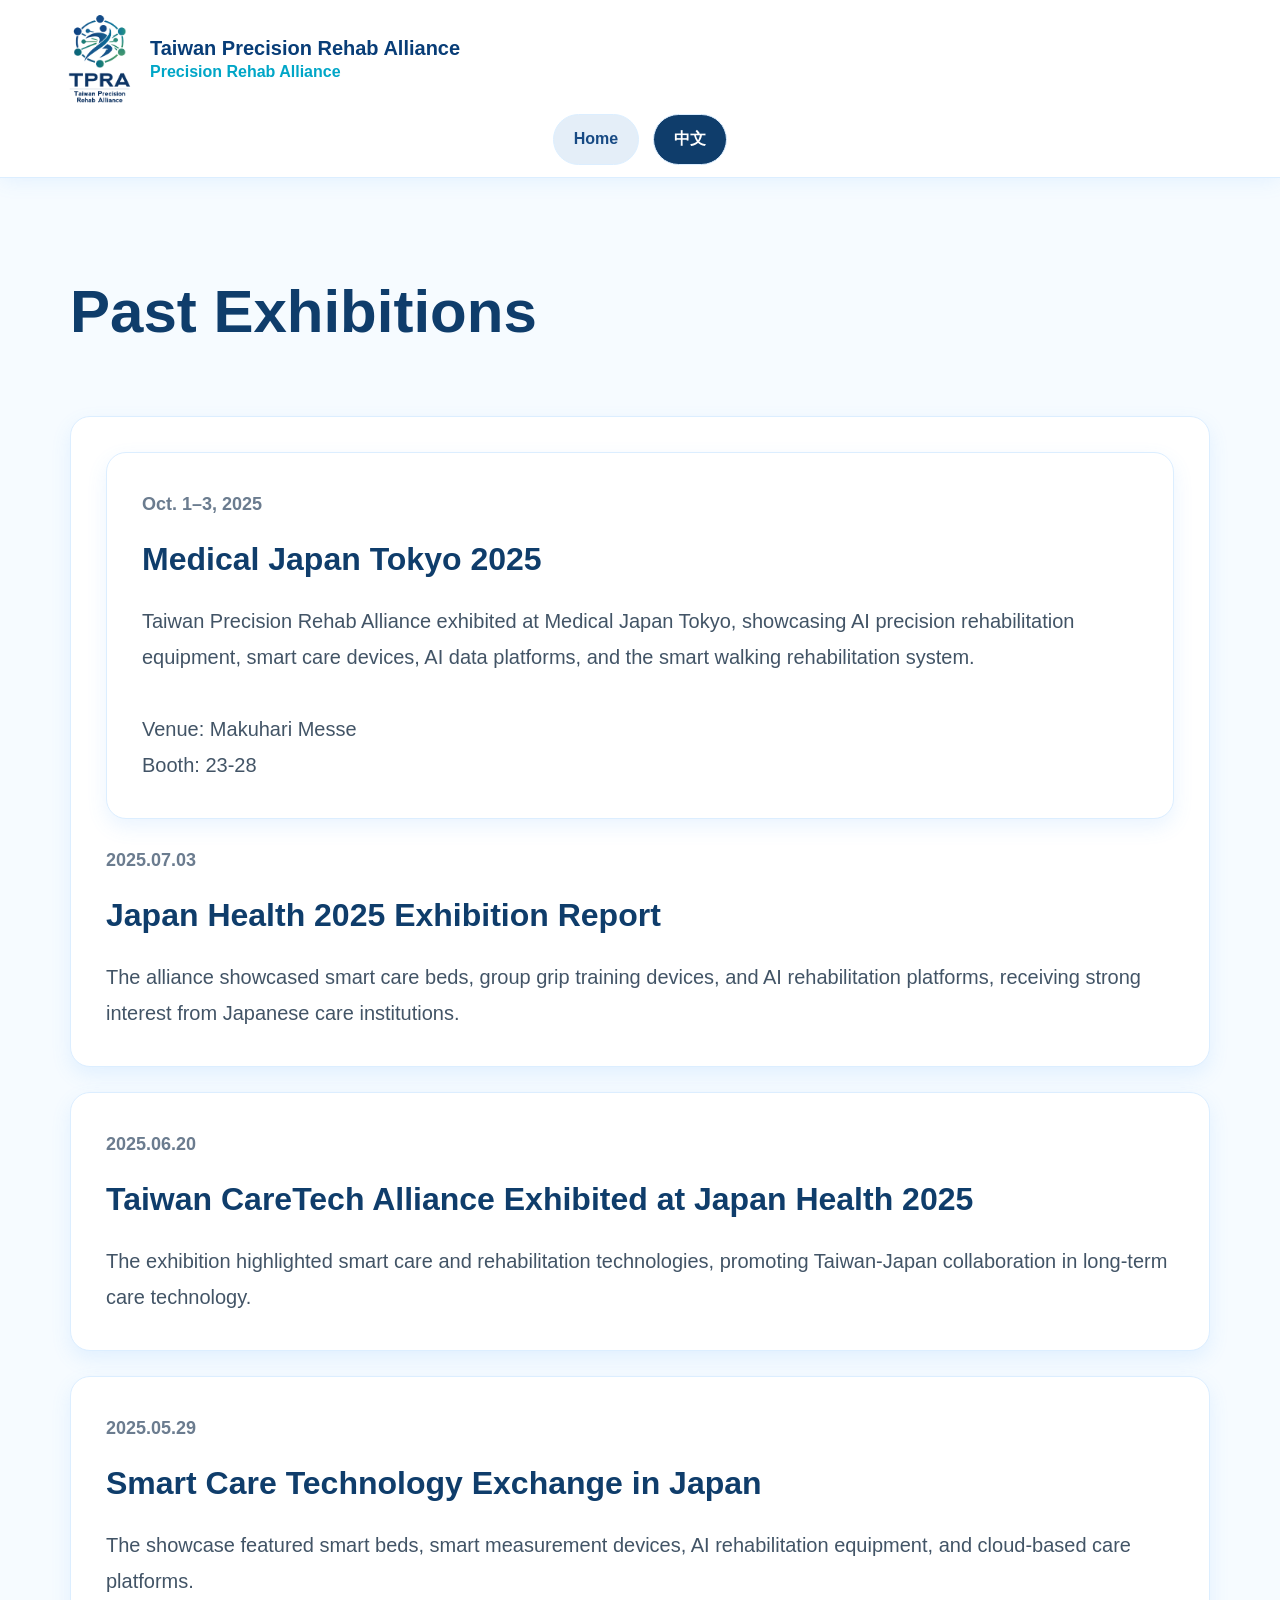
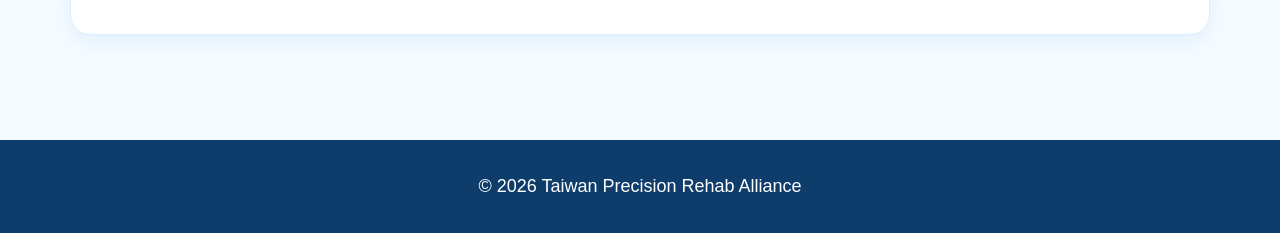
<file: past-news-en.html>
<!DOCTYPE html>
<html lang="en">

<head>
  <meta charset="UTF-8">
  <meta name="viewport" content="width=device-width, initial-scale=1.0">

  <title>Past Exhibitions｜Taiwan Precision Rehab Alliance</title>

  <link rel="stylesheet" href="style.css">

  <style>
    .news-page{
      max-width:1200px;
      margin:auto;
      padding:80px 30px;
    }

    .news-page h1{
      font-size:60px;
      margin-bottom:50px;
      color:#0F3D6B;
    }

    .news-item{
      background:white;
      padding:35px;
      border-radius:20px;
      margin-bottom:25px;
      box-shadow:0 8px 20px rgba(79,168,255,0.12);
      border:1px solid #DCEEFF;
    }

    .news-date{
      color:#6B7C8F;
      font-size:18px;
      margin-bottom:10px;
      font-weight:700;
    }

    .news-title{
      font-size:32px;
      font-weight:bold;
      margin-bottom:15px;
      color:#0F3D6B;
    }

    .news-content{
      font-size:20px;
      color:#425466;
      line-height:1.8;
    }
  </style>

</head>

<body class="en-page">

<header>
  <div class="container navbar">

    <a href="en.html" class="logo-wrap">
      <img src="images/tpra-logo.png" class="logo-img" alt="TPRA Logo">

      <div class="logo-text">
        Taiwan Precision Rehab Alliance
        <span>Precision Rehab Alliance</span>
      </div>
    </a>

    <nav>
      <a href="en.html">Home</a>
      <a href="past-news.html" class="lang-switch">中文</a>
    </nav>

  </div>
</header>

<section class="news-page">

  <h1>Past Exhibitions</h1>

  <div class="news-item">
    <div class="news-item">
  <div class="news-date">Oct. 1–3, 2025</div>
  <div class="news-title">Medical Japan Tokyo 2025</div>
  <div class="news-content">
    Taiwan Precision Rehab Alliance exhibited at Medical Japan Tokyo,
    showcasing AI precision rehabilitation equipment, smart care devices,
    AI data platforms, and the smart walking rehabilitation system.
    <br><br>
    Venue: Makuhari Messe<br>
    Booth: 23-28
  </div>
</div>

    <div class="news-date">
      2025.07.03
    </div>

    <div class="news-title">
      Japan Health 2025 Exhibition Report
    </div>

    <div class="news-content">
      The alliance showcased smart care beds, group grip training devices,
      and AI rehabilitation platforms, receiving strong interest from Japanese care institutions.
    </div>

  </div>

  <div class="news-item">

    <div class="news-date">
      2025.06.20
    </div>

    <div class="news-title">
      Taiwan CareTech Alliance Exhibited at Japan Health 2025
    </div>

    <div class="news-content">
      The exhibition highlighted smart care and rehabilitation technologies,
      promoting Taiwan-Japan collaboration in long-term care technology.
    </div>

  </div>

  <div class="news-item">

    <div class="news-date">
      2025.05.29
    </div>

    <div class="news-title">
      Smart Care Technology Exchange in Japan
    </div>

    <div class="news-content">
      The showcase featured smart beds, smart measurement devices,
      AI rehabilitation equipment, and cloud-based care platforms.
    </div>

  </div>

</section>

<footer>
  © 2026 Taiwan Precision Rehab Alliance
</footer>

</body>
</html>
</file>
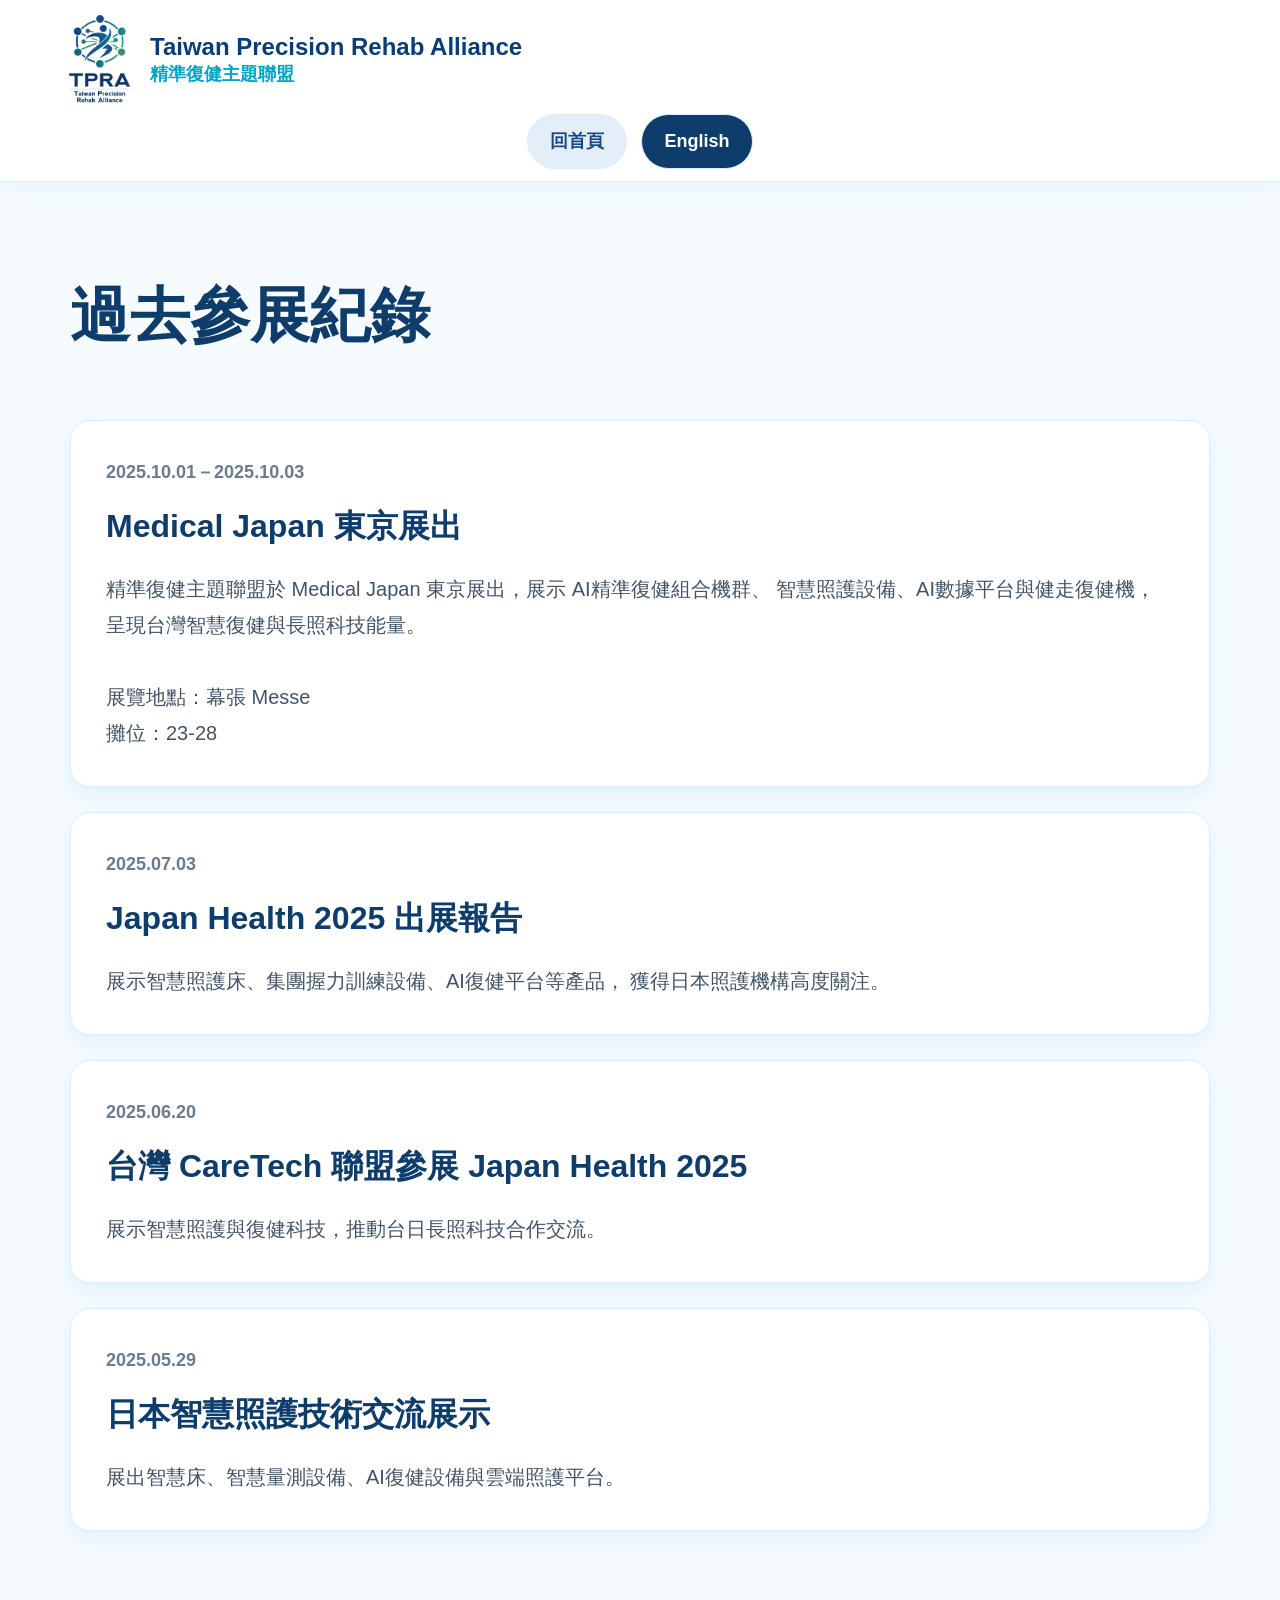
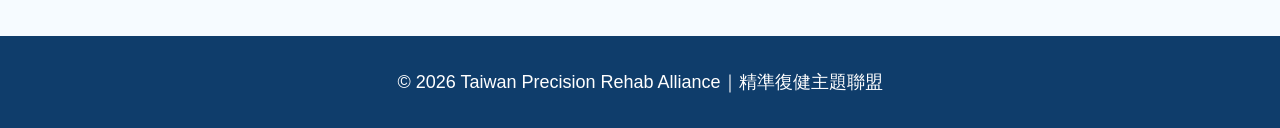
<file: past-news.html>
<!DOCTYPE html>
<html lang="zh-Hant">

<head>
  <meta charset="UTF-8">
  <meta name="viewport" content="width=device-width, initial-scale=1.0">

  <title>過去參展紀錄｜精準復健主題聯盟</title>

  <link rel="stylesheet" href="style.css">

  <style>
    .news-page{
      max-width:1200px;
      margin:auto;
      padding:80px 30px;
    }

    .news-page h1{
      font-size:60px;
      margin-bottom:50px;
      color:#0F3D6B;
    }

    .news-item{
      background:white;
      padding:35px;
      border-radius:20px;
      margin-bottom:25px;
      box-shadow:0 8px 20px rgba(79,168,255,0.12);
      border:1px solid #DCEEFF;
    }

    .news-date{
      color:#6B7C8F;
      font-size:18px;
      margin-bottom:10px;
      font-weight:700;
    }

    .news-title{
      font-size:32px;
      font-weight:bold;
      margin-bottom:15px;
      color:#0F3D6B;
    }

    .news-content{
      font-size:20px;
      color:#425466;
      line-height:1.8;
    }
  </style>

</head>

<body>

<header>
  <div class="container navbar">

    <a href="index.html" class="logo-wrap">
      <img src="images/tpra-logo.png" class="logo-img" alt="TPRA Logo">

      <div class="logo-text">
        Taiwan Precision Rehab Alliance
        <span>精準復健主題聯盟</span>
      </div>
    </a>

    <nav>
      <a href="index.html">回首頁</a>
      <a href="past-news-en.html" class="lang-switch">English</a>
    </nav>

  </div>
</header>

<section class="news-page">

  <h1>過去參展紀錄</h1>

  <div class="news-item">
    <div class="news-date">2025.10.01－2025.10.03</div>
    <div class="news-title">Medical Japan 東京展出</div>
    <div class="news-content">
      精準復健主題聯盟於 Medical Japan 東京展出，展示 AI精準復健組合機群、
      智慧照護設備、AI數據平台與健走復健機，呈現台灣智慧復健與長照科技能量。
      <br><br>
      展覽地點：幕張 Messe<br>
      攤位：23-28
    </div>
  </div>

  <div class="news-item">
    <div class="news-date">2025.07.03</div>
    <div class="news-title">Japan Health 2025 出展報告</div>
    <div class="news-content">
      展示智慧照護床、集團握力訓練設備、AI復健平台等產品，
      獲得日本照護機構高度關注。
    </div>
  </div>

  <div class="news-item">
    <div class="news-date">2025.06.20</div>
    <div class="news-title">台灣 CareTech 聯盟參展 Japan Health 2025</div>
    <div class="news-content">
      展示智慧照護與復健科技，推動台日長照科技合作交流。
    </div>
  </div>

  <div class="news-item">
    <div class="news-date">2025.05.29</div>
    <div class="news-title">日本智慧照護技術交流展示</div>
    <div class="news-content">
      展出智慧床、智慧量測設備、AI復健設備與雲端照護平台。
    </div>
  </div>

</section>

<footer>
  © 2026 Taiwan Precision Rehab Alliance｜精準復健主題聯盟
</footer>

</body>
</html>
</file>
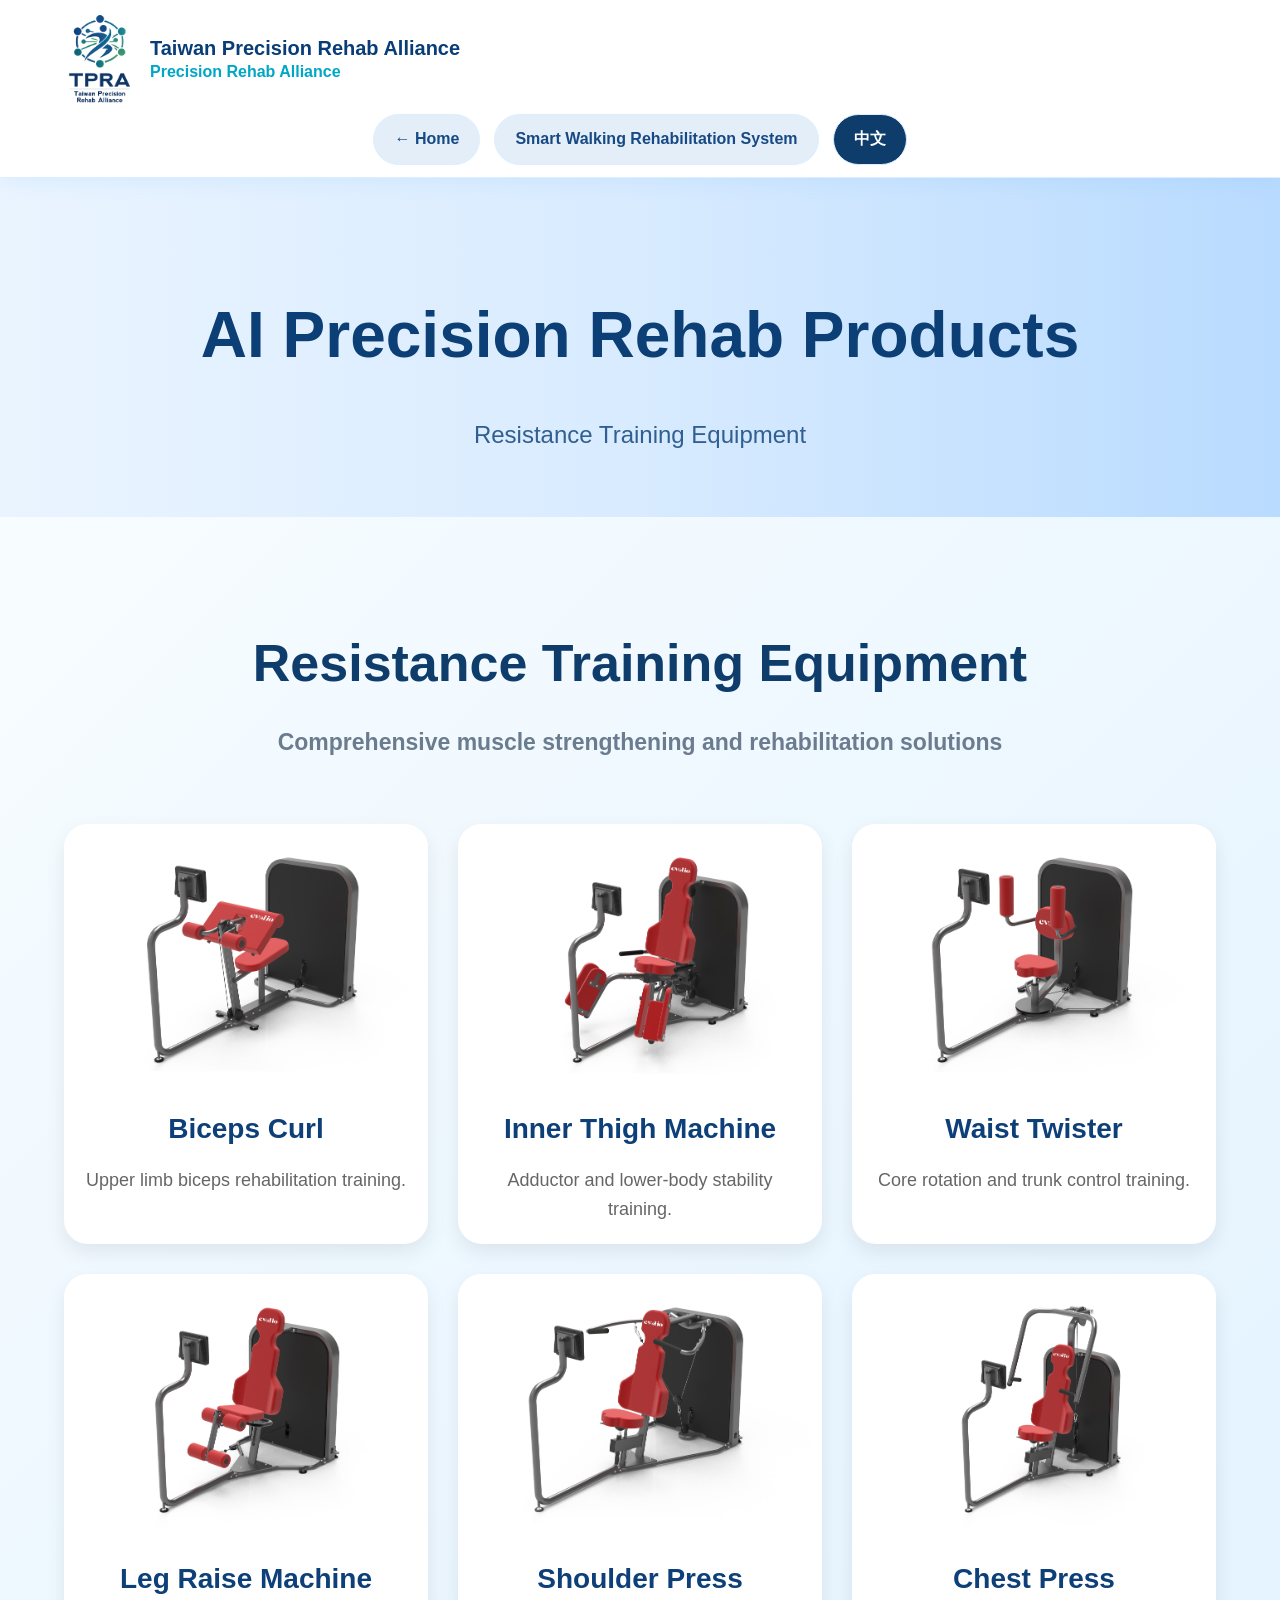
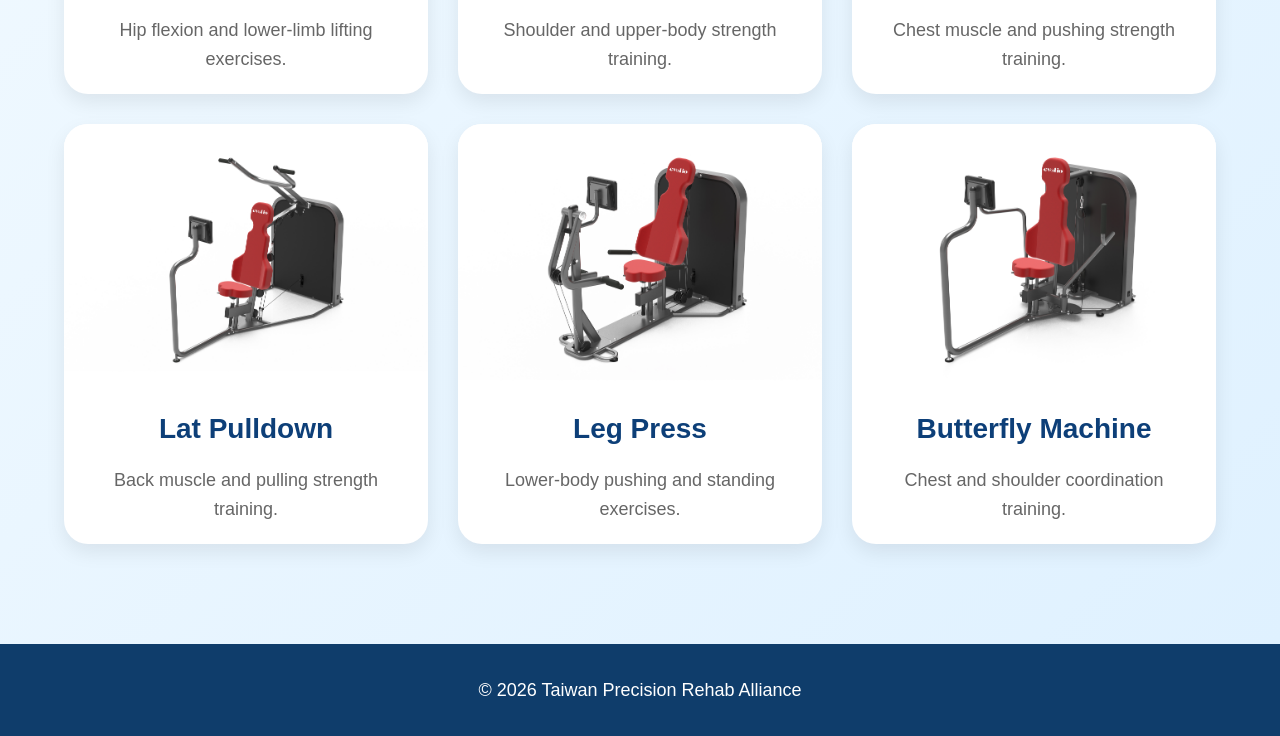
<file: resistance-en.html>
<!DOCTYPE html>
<html lang="en">
<head>
  <meta charset="UTF-8">
  <meta name="viewport" content="width=device-width, initial-scale=1.0">
  <title>AI Precision Rehab Products｜Resistance Training Equipment</title>
  <link rel="stylesheet" href="style.css">
</head>

<body class="en-page">

<header>
  <div class="container navbar">

    <a href="en.html" class="logo-wrap">
      <img src="images/tpra-logo.png" class="logo-img" alt="TPRA Logo">

      <div class="logo-text">
        Taiwan Precision Rehab Alliance
        <span>Precision Rehab Alliance</span>
      </div>
    </a>

      <nav>
        <a href="en.html">← Home</a>

        <a href="walking-machine-en.html">
          Smart Walking Rehabilitation System
        </a>

        <a href="resistance.html" class="lang-switch">
          中文
        </a>
      </nav>

  </div>
</header>

<section class="hero-small">
  <div class="container">
    <h1>AI Precision Rehab Products</h1>

    <p>
      Resistance Training Equipment
    </p>
  </div>
</section>

<section class="products">
  <div class="container">

    <div class="section-title">
      <h2>Resistance Training Equipment</h2>
      <p>Comprehensive muscle strengthening and rehabilitation solutions</p>
    </div>

    <div class="product-grid">

      <div class="card">
        <div class="card-img" style="background-image:url('images/bicep.jpg')"></div>
        <div class="card-body">
          <h3>Biceps Curl</h3>
          <p>Upper limb biceps rehabilitation training.</p>
        </div>
      </div>

      <div class="card">
        <div class="card-img" style="background-image:url('images/inner-leg.jpg')"></div>
        <div class="card-body">
          <h3>Inner Thigh Machine</h3>
          <p>Adductor and lower-body stability training.</p>
        </div>
      </div>

      <div class="card">
        <div class="card-img" style="background-image:url('images/twist.jpg')"></div>
        <div class="card-body">
          <h3>Waist Twister</h3>
          <p>Core rotation and trunk control training.</p>
        </div>
      </div>

      <div class="card">
        <div class="card-img" style="background-image:url('images/leg-raise.jpg')"></div>
        <div class="card-body">
          <h3>Leg Raise Machine</h3>
          <p>Hip flexion and lower-limb lifting exercises.</p>
        </div>
      </div>

      <div class="card">
        <div class="card-img" style="background-image:url('images/shoulder.jpg')"></div>
        <div class="card-body">
          <h3>Shoulder Press</h3>
          <p>Shoulder and upper-body strength training.</p>
        </div>
      </div>

      <div class="card">
        <div class="card-img" style="background-image:url('images/chest.jpg')"></div>
        <div class="card-body">
          <h3>Chest Press</h3>
          <p>Chest muscle and pushing strength training.</p>
        </div>
      </div>

      <div class="card">
        <div class="card-img" style="background-image:url('images/lat-pull.jpg')"></div>
        <div class="card-body">
          <h3>Lat Pulldown</h3>
          <p>Back muscle and pulling strength training.</p>
        </div>
      </div>

      <div class="card">
        <div class="card-img" style="background-image:url('images/leg-press.jpg')"></div>
        <div class="card-body">
          <h3>Leg Press</h3>
          <p>Lower-body pushing and standing exercises.</p>
        </div>
      </div>

      <div class="card">
        <div class="card-img" style="background-image:url('images/butterfly.jpg')"></div>
        <div class="card-body">
          <h3>Butterfly Machine</h3>
          <p>Chest and shoulder coordination training.</p>
        </div>
      </div>

    </div>

  </div>
</section>

<footer>
  © 2026 Taiwan Precision Rehab Alliance
</footer>

</body>
</html>
</file>
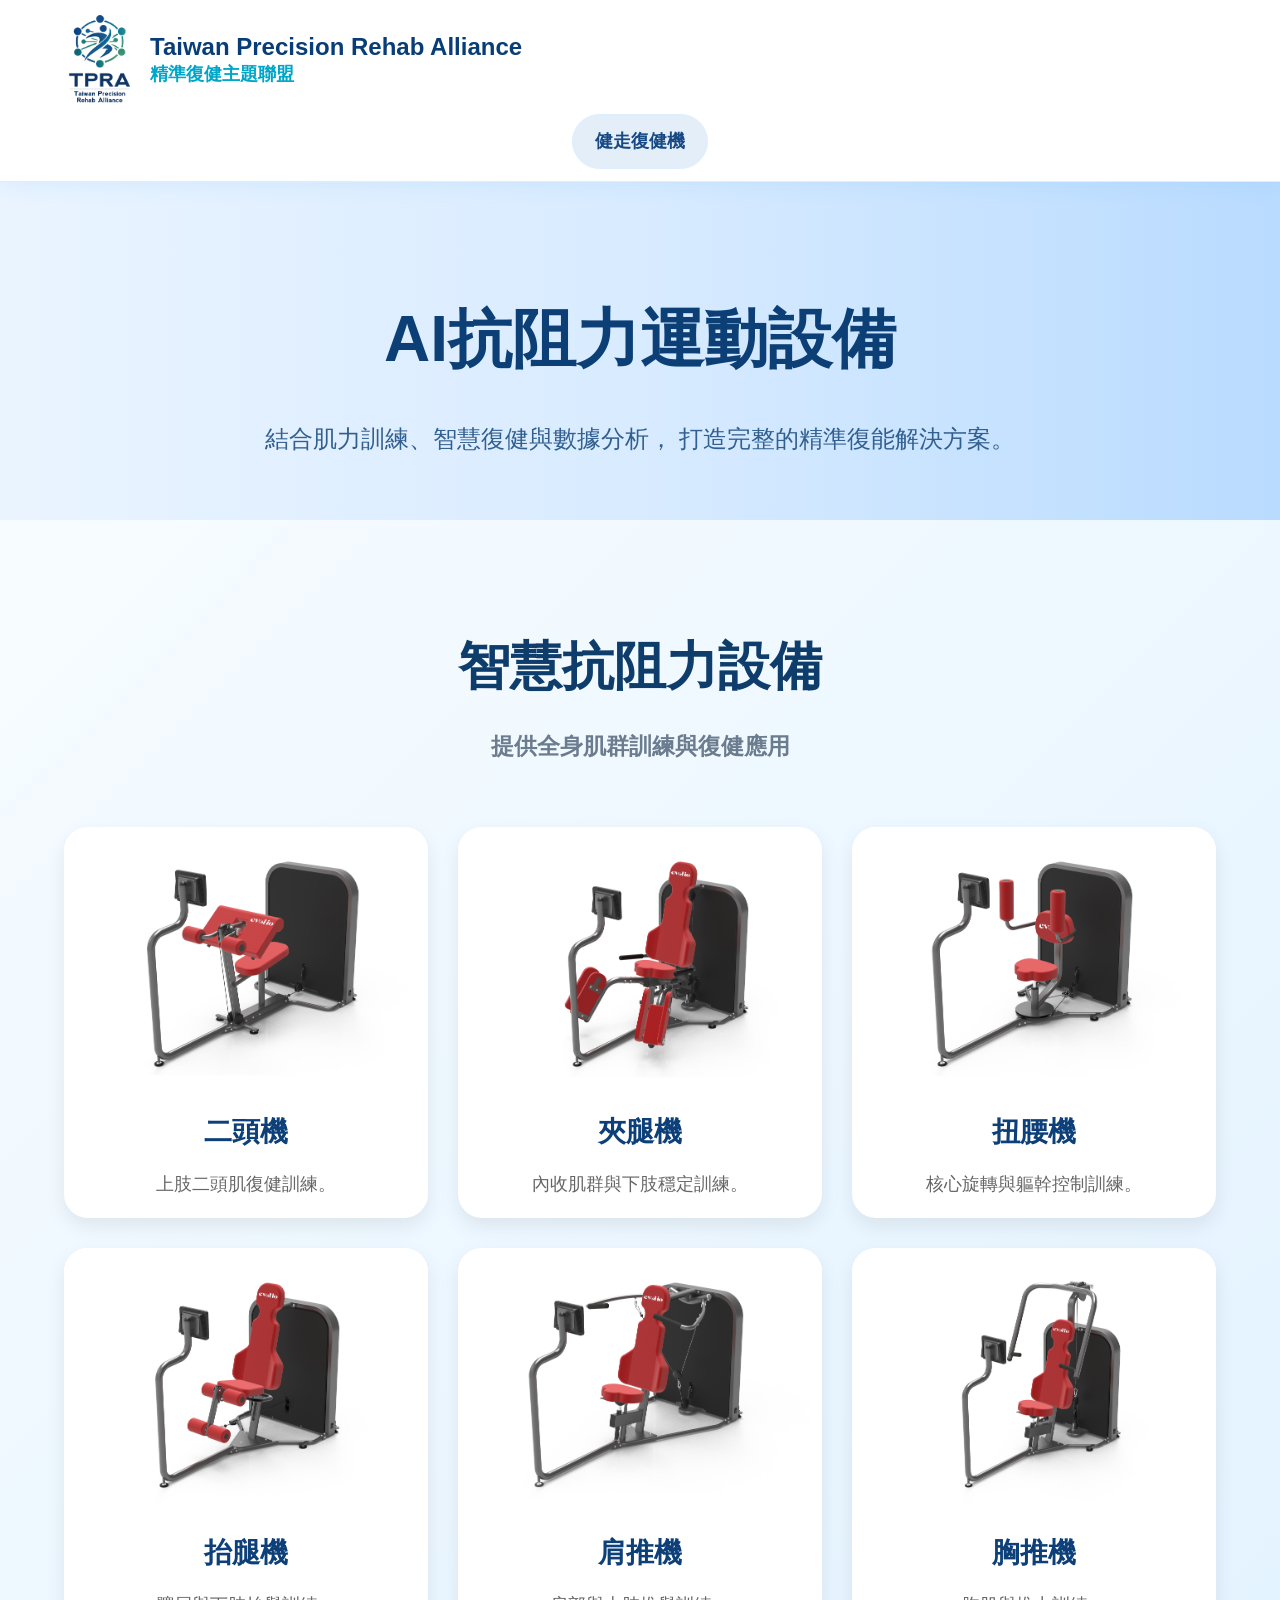
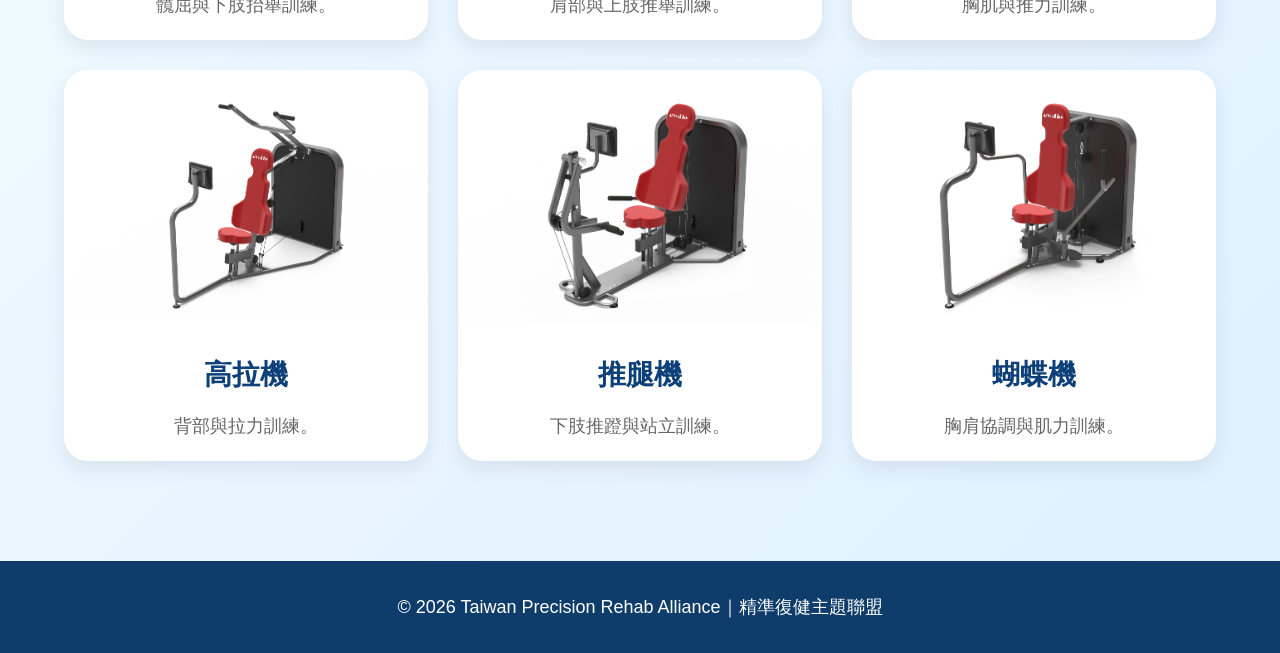
<file: resistance.html>
<!DOCTYPE html>
<html lang="zh-Hant">
<head>
  <meta charset="UTF-8">
  <meta name="viewport" content="width=device-width, initial-scale=1.0">
  <title>AI抗阻力運動設備｜Taiwan Precision Rehab Alliance</title>
  <link rel="stylesheet" href="style.css">
</head>

<body>

<header>
  <div class="container navbar">

    <a href="index.html" class="logo-wrap">
      <img src="images/tpra-logo.png" class="logo-img" alt="TPRA Logo">

      <div class="logo-text">
        Taiwan Precision Rehab Alliance
        <span>精準復健主題聯盟</span>
      </div>
    </a>

    <nav>
      <a href="walking-machine.html">健走復健機</a>
    </nav>

  </div>
</header>

<section class="hero-small">
  <div class="container">
    <h1>AI抗阻力運動設備</h1>
    <p>
      結合肌力訓練、智慧復健與數據分析，
      打造完整的精準復能解決方案。
    </p>
  </div>
</section>

<section class="products">
  <div class="container">

    <div class="section-title">
      <h2>智慧抗阻力設備</h2>
      <p>提供全身肌群訓練與復健應用</p>
    </div>

    <div class="product-grid">

      <div class="card">
        <div class="card-img" style="background-image:url('images/bicep.jpg')"></div>
        <div class="card-body">
          <h3>二頭機</h3>
          <p>上肢二頭肌復健訓練。</p>
        </div>
      </div>

      <div class="card">
        <div class="card-img" style="background-image:url('images/inner-leg.jpg')"></div>
        <div class="card-body">
          <h3>夾腿機</h3>
          <p>內收肌群與下肢穩定訓練。</p>
        </div>
      </div>

      <div class="card">
        <div class="card-img" style="background-image:url('images/twist.jpg')"></div>
        <div class="card-body">
          <h3>扭腰機</h3>
          <p>核心旋轉與軀幹控制訓練。</p>
        </div>
      </div>

      <div class="card">
        <div class="card-img" style="background-image:url('images/leg-raise.jpg')"></div>
        <div class="card-body">
          <h3>抬腿機</h3>
          <p>髖屈與下肢抬舉訓練。</p>
        </div>
      </div>

      <div class="card">
        <div class="card-img" style="background-image:url('images/shoulder.jpg')"></div>
        <div class="card-body">
          <h3>肩推機</h3>
          <p>肩部與上肢推舉訓練。</p>
        </div>
      </div>


      <div class="card">
        <div class="card-img" style="background-image:url('images/chest.jpg')"></div>
        <div class="card-body">
          <h3>胸推機</h3>
          <p>胸肌與推力訓練。</p>
        </div>
      </div>

      <div class="card">
        <div class="card-img" style="background-image:url('images/lat-pull.jpg')"></div>
        <div class="card-body">
          <h3>高拉機</h3>
          <p>背部與拉力訓練。</p>
        </div>
      </div>

      <div class="card">
        <div class="card-img" style="background-image:url('images/leg-press.jpg')"></div>
        <div class="card-body">
          <h3>推腿機</h3>
          <p>下肢推蹬與站立訓練。</p>
        
      </div>


    
      </div>

      <div class="card">
        <div class="card-img" style="background-image:url('images/butterfly.jpg')"></div>
        <div class="card-body">
          <h3>蝴蝶機</h3>
          <p>胸肩協調與肌力訓練。</p>
        </div>
      </div>

    </div>

  </div>
</section>

<footer>
  © 2026 Taiwan Precision Rehab Alliance｜精準復健主題聯盟
</footer>

</body>
</html>
</file>
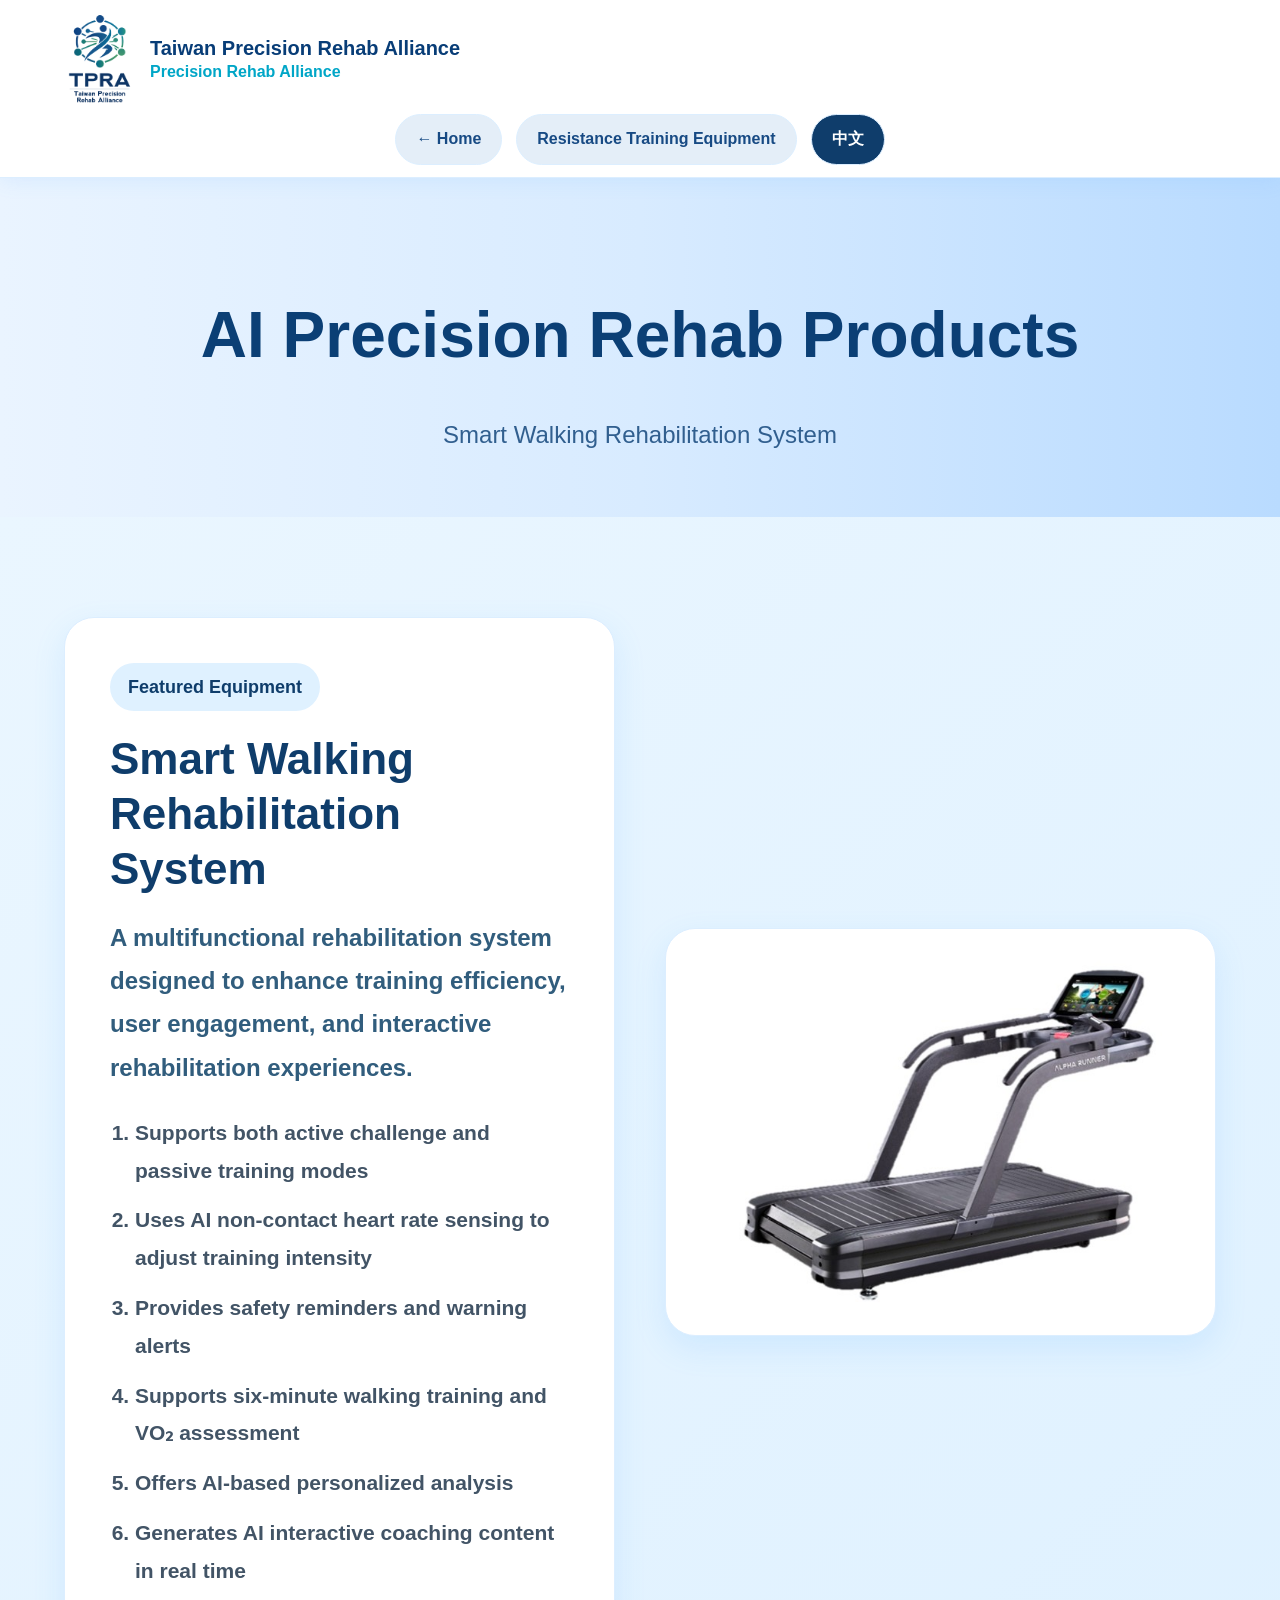
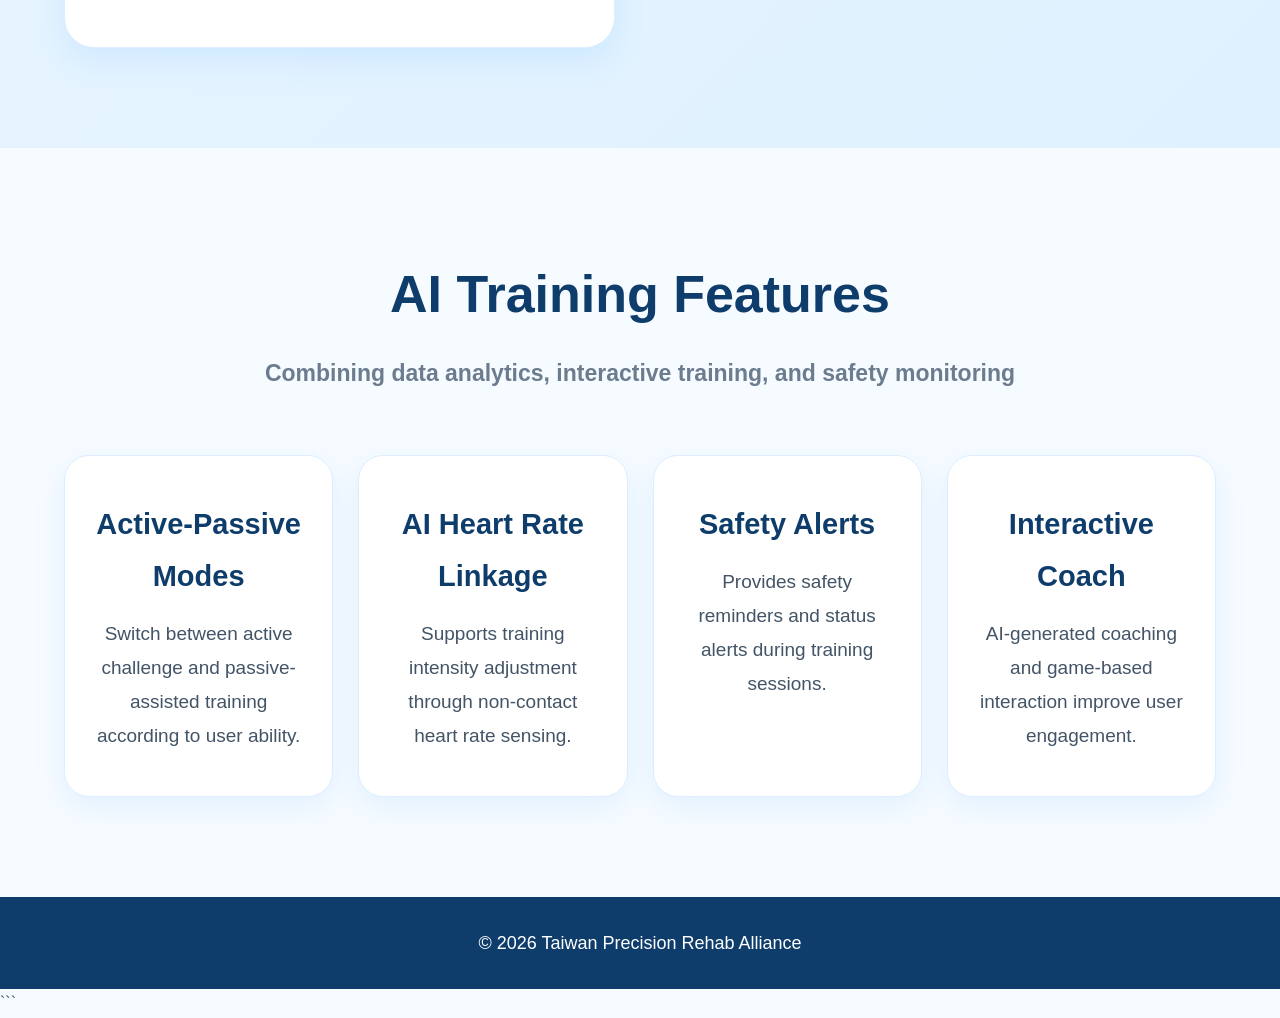
<file: walking-machine-en.html>
<!DOCTYPE html>
<html lang="en">
<head>
  <meta charset="UTF-8">
  <meta name="viewport" content="width=device-width, initial-scale=1.0">
  <title>AI Precision Rehab Products｜TPRA</title>
  <link rel="stylesheet" href="style.css">
</head>

<body class="en-page">

<header>
  <div class="container navbar">

    <a href="en.html" class="logo-wrap">
      <img src="images/tpra-logo.png" class="logo-img" alt="TPRA Logo">

      <div class="logo-text">
        Taiwan Precision Rehab Alliance
        <span>Precision Rehab Alliance</span>
      </div>
    </a>

    <nav>

      <a href="en.html">
        ← Home
      </a>

      <a href="resistance-en.html">
        Resistance Training Equipment
      </a>

      <a href="walking-machine.html"
        class="lang-switch">
        中文
      </a>

    </nav>

  </div>
</header>


<!-- Product Series -->
<section class="hero-small">
  <div class="container">

    <h1>AI Precision Rehab Products</h1>

    <p>
      Smart Walking Rehabilitation System
    </p>

  </div>
</section>


<!-- Featured Product -->
<section class="walking-machine">
  <div class="container">

    <div class="walking-grid">

      <div class="walking-content">

        <p class="small-title">
          Featured Equipment
        </p>

        <h2>
          Smart Walking Rehabilitation System
        </h2>

        <p class="walking-subtitle">
          A multifunctional rehabilitation system designed to enhance
          training efficiency, user engagement, and interactive rehabilitation experiences.
        </p>

        <ol>
          <li>Supports both active challenge and passive training modes</li>

          <li>Uses AI non-contact heart rate sensing to adjust training intensity</li>

          <li>Provides safety reminders and warning alerts</li>

          <li>Supports six-minute walking training and VO₂ assessment</li>

          <li>Offers AI-based personalized analysis</li>

          <li>Generates AI interactive coaching content in real time</li>

        </ol>

      </div>

      <div class="walking-image">
        <img src="images/walking-machine.jpg"
             alt="Smart Walking Rehabilitation System">
      </div>

    </div>

  </div>
</section>


<!-- AI Features -->
<section id="platform">
  <div class="container">

    <div class="section-title">

      <h2>AI Training Features</h2>

      <p>
        Combining data analytics, interactive training, and safety monitoring
      </p>

    </div>

    <div class="platform-grid">

      <div class="platform-card">
        <h3>Active-Passive Modes</h3>
        <p>
          Switch between active challenge and passive-assisted training
          according to user ability.
        </p>
      </div>

      <div class="platform-card">
        <h3>AI Heart Rate Linkage</h3>
        <p>
          Supports training intensity adjustment through non-contact heart rate sensing.
        </p>
      </div>

      <div class="platform-card">
        <h3>Safety Alerts</h3>
        <p>
          Provides safety reminders and status alerts during training sessions.
        </p>
      </div>

      <div class="platform-card">
        <h3>Interactive Coach</h3>
        <p>
          AI-generated coaching and game-based interaction improve user engagement.
        </p>
      </div>

    </div>

  </div>
</section>


<footer>
  © 2026 Taiwan Precision Rehab Alliance
</footer>

</body>
</html>
```
</file>
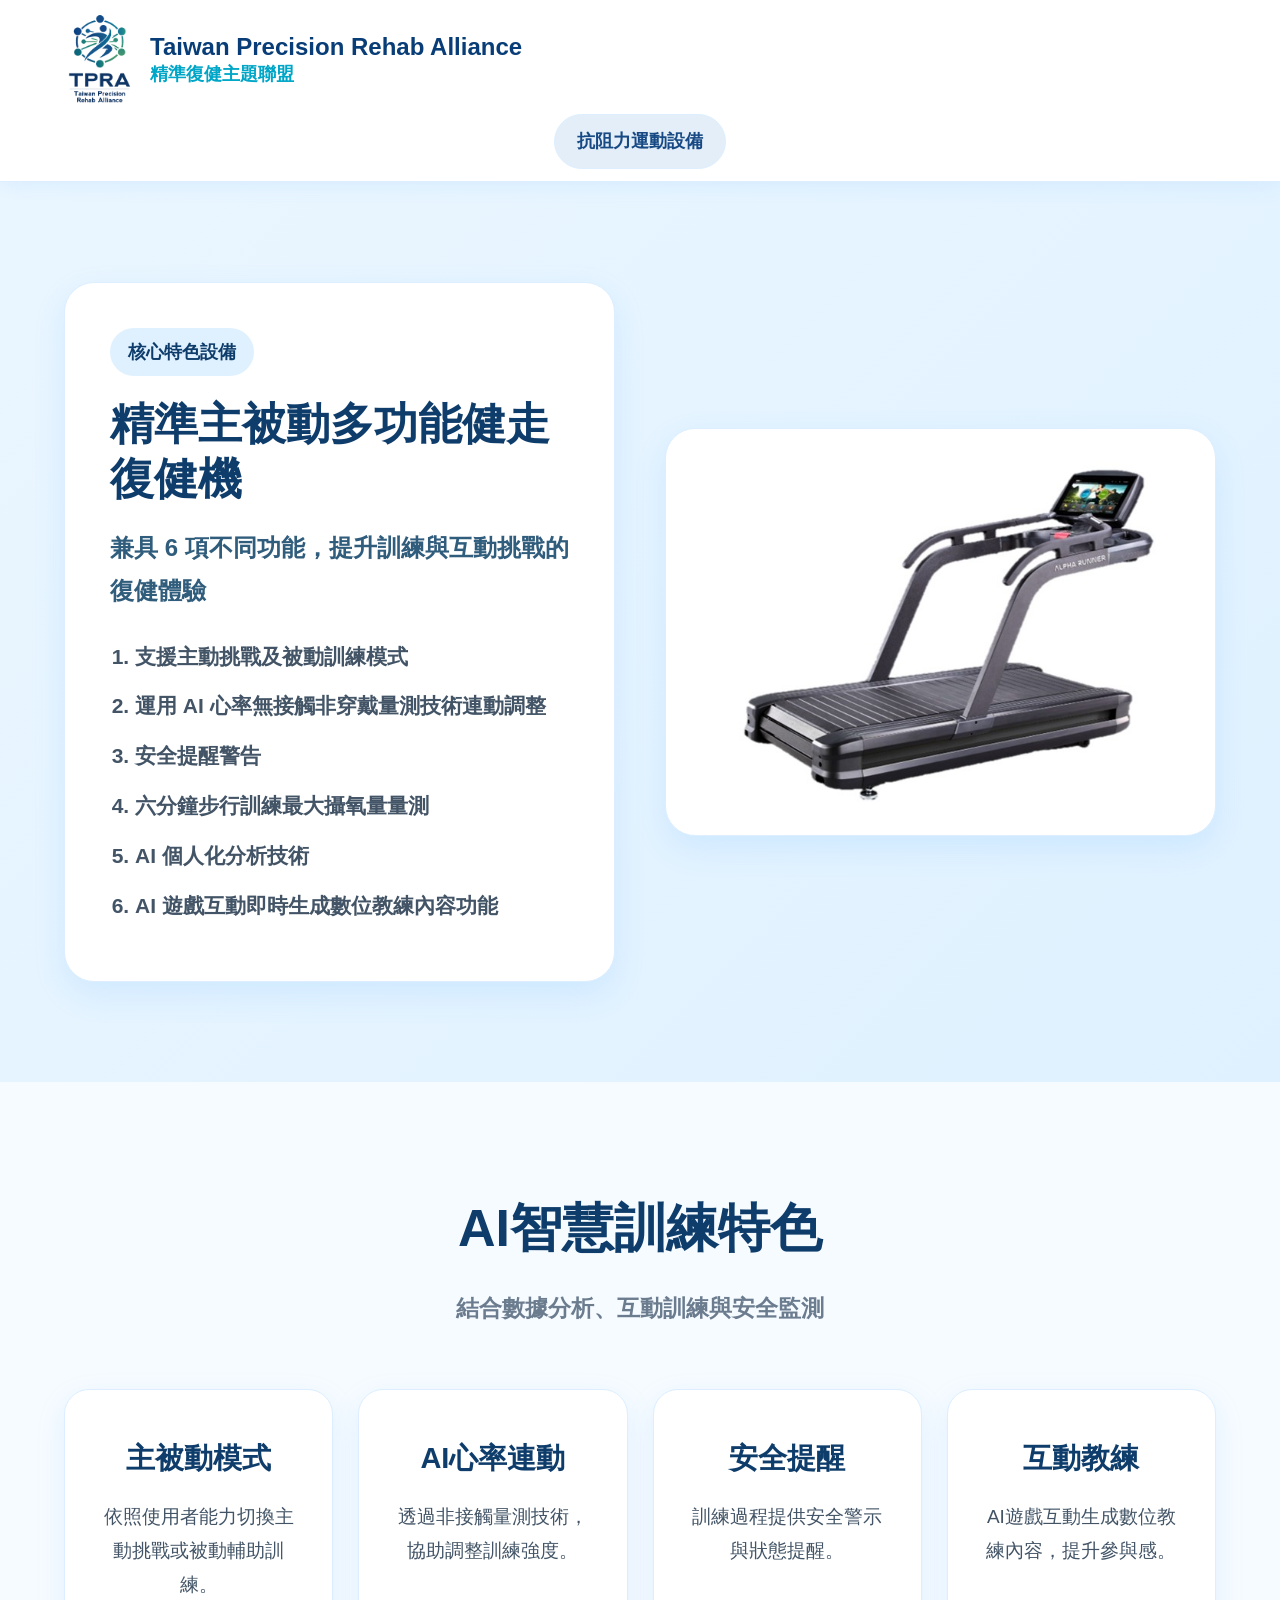
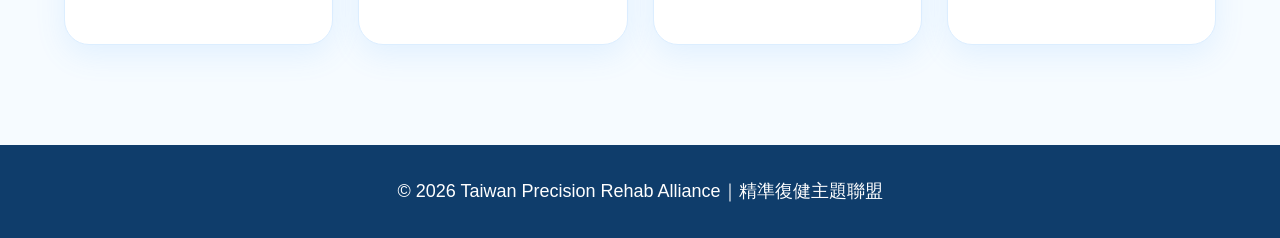
<file: walking-machine.html>
<!DOCTYPE html>
<html lang="zh-Hant">
<head>
  <meta charset="UTF-8">
  <meta name="viewport" content="width=device-width, initial-scale=1.0">
  <title>精準主被動健走復健機｜精準復健主題聯盟</title>
  <link rel="stylesheet" href="style.css">
</head>

<body>

<header>
  <div class="container navbar">

    <a href="index.html" class="logo-wrap">
      <img src="images/tpra-logo.png" class="logo-img" alt="TPRA Logo">

      <div class="logo-text">
        Taiwan Precision Rehab Alliance
        <span>精準復健主題聯盟</span>
      </div>
    </a>

    <nav>
      <a href="resistance.html">抗阻力運動設備</a>
    </nav>

  </div>
</header>

<section class="walking-machine">
  <div class="container">

    <div class="walking-grid">

      <div class="walking-content">
        <p class="small-title">核心特色設備</p>

        <h2>精準主被動多功能健走復健機</h2>

        <p class="walking-subtitle">
          兼具 6 項不同功能，提升訓練與互動挑戰的復健體驗
        </p>

        <ol>
          <li>支援主動挑戰及被動訓練模式</li>
          <li>運用 AI 心率無接觸非穿戴量測技術連動調整</li>
          <li>安全提醒警告</li>
          <li>六分鐘步行訓練最大攝氧量量測</li>
          <li>AI 個人化分析技術</li>
          <li>AI 遊戲互動即時生成數位教練內容功能</li>
        </ol>
      </div>

      <div class="walking-image">
        <img src="images/walking-machine.jpg" alt="精準主被動多功能健走復健機">
      </div>

    </div>

  </div>
</section>

<section id="platform">
  <div class="container">

    <div class="section-title">
      <h2>AI智慧訓練特色</h2>
      <p>結合數據分析、互動訓練與安全監測</p>
    </div>

    <div class="platform-grid">

      <div class="platform-card">
        <h3>主被動模式</h3>
        <p>依照使用者能力切換主動挑戰或被動輔助訓練。</p>
      </div>

      <div class="platform-card">
        <h3>AI心率連動</h3>
        <p>透過非接觸量測技術，協助調整訓練強度。</p>
      </div>

      <div class="platform-card">
        <h3>安全提醒</h3>
        <p>訓練過程提供安全警示與狀態提醒。</p>
      </div>

      <div class="platform-card">
        <h3>互動教練</h3>
        <p>AI遊戲互動生成數位教練內容，提升參與感。</p>
      </div>

    </div>

  </div>
</section>

<footer>
  © 2026 Taiwan Precision Rehab Alliance｜精準復健主題聯盟
</footer>

</body>
</html>
</file>
<file: style.css>
*{
  margin:0;
  padding:0;
  box-sizing:border-box;
}

:root{
  --primary:#97CBFF;
  --primary-dark:#4FA8FF;
  --primary-deep:#0F3D6B;
  --primary-light:#DFF1FF;
  --bg:#F6FBFF;
  --card:#FFFFFF;
  --text:#425466;
  --muted:#6B7C8F;
  --border:#DCEEFF;
}

body{
  font-family:"Microsoft JhengHei",sans-serif;
  background:var(--bg);
  color:var(--text);
  line-height:1.8;
}

a{
  text-decoration:none;
  color:inherit;
}

img{
  max-width:100%;
  display:block;
}

.container{
  width:90%;
  max-width:1300px;
  margin:auto;
}

/* navbar */

header{
  background:rgba(255,255,255,0.95);
  position:sticky;
  top:0;
  z-index:999;
  box-shadow:0 2px 20px rgba(79,168,255,0.12);
  border-bottom:1px solid var(--border);
  backdrop-filter:blur(10px);
}

.navbar{
  min-height:125px;
  display:grid;
  grid-template-columns:auto 1fr;
  grid-template-rows:auto auto;
  align-items:center;
  gap:8px 24px;
  padding:12px 0;
}

.logo-wrap{
  grid-column:1 / 2;
  grid-row:1 / 2;
  display:flex;
  align-items:center;
  gap:14px;
  text-decoration:none;
  flex-shrink:0;
}

.logo-wrap:hover{
  opacity:0.9;
}

.logo-img{
  width:72px;
  height:auto;
}

.logo-text{
  font-size:24px;
  font-weight:800;
  color:#083d77;
  line-height:1.1;
}

.logo-text span{
  display:block;
  font-size:18px;
  color:#00a6c7;
  margin-top:4px;
}

nav{
  grid-column:1 / 3;
  grid-row:2 / 3;
  display:flex;
  justify-content:center;
  gap:14px;
  flex-wrap:wrap;
}

nav a{
  padding:10px 22px;
  background:#e4eef8;
  border-radius:999px;
  font-size:18px;
  font-weight:700;
  color:#174a84;
  transition:.3s;
  border:1px solid var(--border);
}

nav a:hover{
  background:#97CBFF;
  transform:translateY(-3px);
}

/* hero */

.hero{
  background:
    radial-gradient(circle at top right, rgba(151,203,255,.55), transparent 38%),
    radial-gradient(circle at bottom left, rgba(79,168,255,.28), transparent 32%),
    linear-gradient(135deg,#F7FCFF 0%,#DFF1FF 58%,#97CBFF 100%);

  min-height:720px;
  display:flex;
  align-items:center;
  position:relative;
  overflow:hidden;
}

.hero::after{
  content:"";
  position:absolute;

  width:900px;
  height:900px;

  right:-120px;
  top:50%;

  transform:translateY(-50%);

  background:url("images/tpra-watermark.png")
             center/contain
             no-repeat;

  opacity:0.06;

  pointer-events:none;
}
.hero::before{
  content:"";
  position:absolute;
  inset:0;
  background:linear-gradient(120deg, transparent 0%, rgba(255,255,255,0.45) 45%, transparent 70%);
  pointer-events:none;
}

.hero-content{
  max-width:950px;
  position:relative;
  z-index:1;
}

.hero h1{
  font-size:clamp(56px, 5vw, 88px);
  line-height:1.08;
  font-weight:900;
  color:var(--primary-deep);
  margin-bottom:28px;
  letter-spacing:0.02em;
}

.hero p{
  font-size:clamp(22px, 1.6vw, 30px);
  max-width:980px;
  line-height:1.75;
  color:#315D7D;
  margin-bottom:42px;
  font-weight:700;
}

.btn{
  display:inline-block;
  padding:16px 36px;
  border:none;
  border-radius:999px;
  background:var(--primary-dark);
  color:white;
  font-size:20px;
  font-weight:bold;
  cursor:pointer;
  transition:0.3s;
  box-shadow:0 12px 28px rgba(79,168,255,0.28);
}

.btn:hover{
  background:#1E88E5;
  transform:translateY(-3px);
}

/* section */

section{
  padding:100px 0;
}

.section-title{
  text-align:center;
  margin-bottom:60px;
}

.section-title h2{
  font-size:52px;
  margin-bottom:12px;
  color:var(--primary-deep);
  font-weight:900;
}

.section-title p{
  color:var(--muted);
  font-size:23px;
  font-weight:700;
}

/* news */

.news{
  background:
    radial-gradient(circle at top left, rgba(151,203,255,.35), transparent 35%),
    linear-gradient(135deg,#F7FCFF,#EAF6FF);
}

.news-card{
  background:rgba(255,255,255,0.92);
  border-radius:30px;
  padding:42px;
  box-shadow:0 12px 32px rgba(79,168,255,0.14);
  border:1px solid var(--border);
}

.news-tag{
  display:inline-block;
  padding:8px 18px;
  border-radius:999px;
  background:var(--primary-dark);
  color:white;
  font-weight:bold;
  margin-bottom:18px;
}

.news-card h3{
  font-size:38px;
  color:var(--primary-deep);
  margin-bottom:12px;
  line-height:1.3;
}

.news-date{
  font-size:21px;
  color:#4D6B82;
  font-weight:bold;
  margin-bottom:20px;
}

.news-card p{
  font-size:21px;
  color:#3C5166;
  margin-bottom:20px;
}

.news-card ul{
  padding-left:25px;
}

.news-card li{
  font-size:20px;
  margin-bottom:8px;
  color:#3C5166;
}

.news-more{
  text-align:center;
  margin-top:40px;
}

/* about */

.about-content{
  max-width:900px;
  margin:auto;
  text-align:center;
}

.about-content h3{
  font-size:44px;
  margin-bottom:25px;
  color:var(--primary-deep);
}

.about-content p{
  font-size:22px;
  color:var(--text);
  margin-bottom:20px;
}

/* product category */

.products{
  background:linear-gradient(135deg,#F7FCFF,#DFF1FF);
}

.product-showcase{
  display:grid;
  grid-template-columns:0.85fr 1.15fr;
  gap:50px;
  align-items:center;
}

.product-intro{
  border-left:12px solid var(--primary-dark);
  padding-left:30px;
}

.product-intro h2{
  font-size:72px;
  line-height:1.15;
  color:var(--primary-deep);
  font-weight:900;
  margin-bottom:25px;
}

.product-intro p{
  font-size:24px;
  color:#315D7D;
  font-weight:700;
}

.product-category-grid{
  display:grid;
  grid-template-columns:1fr 1fr;
  gap:35px;
}

.product-category-card{
  background:rgba(255,255,255,0.78);
  border-radius:36px;
  padding:40px 30px;
  text-align:center;
  border:1px solid var(--border);
  box-shadow:0 12px 32px rgba(79,168,255,0.16);
  transition:0.3s;
}

.product-category-card:hover{
  transform:translateY(-8px);
  box-shadow:0 20px 46px rgba(79,168,255,0.28);
}

.category-image{
  height:330px;
  display:flex;
  justify-content:center;
  align-items:center;
  margin-bottom:30px;
}

.category-image img{
  max-height:100%;
  object-fit:contain;
}

.multi-image{
  position:relative;
}

.multi-image img{
  position:absolute;
  max-width:58%;
  max-height:58%;
}

.multi-image img:nth-child(1){
  top:10px;
  left:15px;
}

.multi-image img:nth-child(2){
  bottom:5px;
  right:10px;
}

.multi-image img:nth-child(3){
  top:85px;
  right:55px;
}

.product-category-card h3{
  font-size:42px;
  line-height:1.35;
  color:var(--primary-deep);
  font-weight:900;
  margin-bottom:10px;
}

.product-category-card p{
  font-size:24px;
  color:#5B7C99;
  font-weight:600;
}

/* resistance product cards */

.product-grid{
    display:grid;
    grid-template-columns:repeat(3,1fr);
    gap:30px;
}

.card{
    background:#fff;
    border-radius:24px;
    overflow:hidden;
    box-shadow:0 8px 20px rgba(0,0,0,.08);
    transition:.3s;
}

.card:hover{
  transform:translateY(-8px);
  box-shadow:0 18px 42px rgba(79,168,255,0.22);
}

.card-img{
    height:260px;
    background-size:contain;
    background-repeat:no-repeat;
    background-position:center;
    background-color:#fff;
}

.card-body{
    padding:20px;
    text-align:center;
}

.card-body h3{
    font-size:28px;
    color:#0d3f78;
    margin-bottom:12px;
}

.card-body p{
    font-size:18px;
    color:#666;
    line-height:1.6;
}

/* walking machine */

.walking-machine{
  background:linear-gradient(135deg,#EAF6FF,#DFF1FF);
}

.walking-grid{
  display:grid;
  grid-template-columns:1fr 1fr;
  gap:50px;
  align-items:center;
}

.walking-content{
  background:white;
  border-radius:30px;
  padding:45px;
  border:1px solid var(--border);
  box-shadow:0 12px 32px rgba(79,168,255,0.14);
}

.small-title{
  display:inline-block;
  background:var(--primary-light);
  color:var(--primary-deep);
  padding:8px 18px;
  border-radius:999px;
  font-weight:bold;
  margin-bottom:20px;
  font-size:18px;
}

.walking-content h2{
  font-size:44px;
  color:var(--primary-deep);
  margin-bottom:20px;
  line-height:1.25;
}

.walking-subtitle{
  font-size:24px;
  color:#315D7D;
  margin-bottom:25px;
  font-weight:bold;
}

.walking-content ol{
  padding-left:25px;
}

.walking-content li{
  margin-bottom:12px;
  font-size:21px;
  color:var(--text);
  font-weight:600;
}

.walking-image{
  background:white;
  border-radius:30px;
  padding:30px;
  border:1px solid var(--border);
  box-shadow:0 12px 32px rgba(79,168,255,0.14);
}

.walking-image img{
  width:100%;
  object-fit:contain;
}

/* platform */

.platform-grid{
  display:grid;
  grid-template-columns:repeat(4,1fr);
  gap:25px;
}

.platform-card{
  background:white;
  border-radius:25px;
  padding:42px 30px;
  text-align:center;
  border:1px solid var(--border);
  box-shadow:0 10px 30px rgba(79,168,255,0.12);
}

.platform-card h3{
  margin-bottom:15px;
  color:var(--primary-deep);
  font-size:29px;
}

.platform-card p{
  font-size:19px;
  color:var(--text);
}

/* scene */

.scene-grid{
  display:grid;
  grid-template-columns:repeat(4,1fr);
  gap:25px;
}

.scene-card{
  background:white;
  border-radius:25px;
  padding:34px;
  border:1px solid var(--border);
  box-shadow:0 10px 30px rgba(79,168,255,0.12);
}

.scene-card h3{
  margin-bottom:20px;
  color:var(--primary-deep);
  font-size:29px;
}

.scene-card ul{
  padding-left:20px;
}

.scene-card li{
  margin-bottom:10px;
  color:var(--text);
  font-size:19px;
}

/* partners */

.partners{
  background:#EEF8FF;
}

.partner-section{
  margin-top:30px;
}

.partner-section h2{
  text-align:center;
  font-size:48px;
  color:#0D4F8B;
  margin-bottom:10px;
}

.partner-section > p{
  text-align:center;
  font-size:20px;
  color:#4D6C88;
  margin-bottom:50px;
}

.partner-grid{
  display:grid;
  grid-template-columns:repeat(auto-fit,minmax(250px,1fr));
  gap:30px;
}

.partner-card{
  background:white;
  border-radius:25px;
  padding:30px;
  text-align:center;
  border:1px solid var(--border);
  box-shadow:0 8px 25px rgba(79,168,255,0.12);
  transition:0.3s;
}

.partner-card:hover{
  transform:translateY(-5px);
  box-shadow:0 18px 42px rgba(79,168,255,0.22);
}

.partner-card img{
  height:70px;
  width:auto;
  object-fit:contain;
  margin:0 auto 15px;
}

.partner-card h4{
  font-size:24px;
  margin-top:15px;
  margin-bottom:8px;
  color:#0D4F8B;
}

.partner-card p{
  font-size:16px;
  line-height:1.5;
  color:#444;
  font-weight:500;
}

/* contact */

.contact{
  background:#F7FCFF;
}

.contact-box{
  background:white;
  border-radius:30px;
  padding:50px;
  border:1px solid var(--border);
  box-shadow:0 12px 32px rgba(79,168,255,0.14);
}

.contact-info{
  margin-bottom:40px;
}

.info-item{
  margin-bottom:20px;
  padding:22px;
  border-radius:18px;
  background:#EAF6FF;
  font-size:20px;
  color:var(--primary-deep);
}

.map-box{
  border-radius:25px;
  overflow:hidden;
  border:1px solid var(--border);
}

footer{
  background:var(--primary-deep);
  padding:30px;
  text-align:center;
  color:white;
  font-size:18px;
}

/* small hero for product pages */

.hero-small{
  padding:100px 0 60px;
  background:linear-gradient(
    90deg,
    #eaf4ff 0%,
    #d8ebff 50%,
    #b9dbff 100%
  );
  text-align:center;
}

.hero-small h1{
  font-size:64px;
  color:#0b3f75;
  margin-bottom:20px;
  font-weight:900;
}

.hero-small p{
  font-size:24px;
  color:#315f8f;
  max-width:900px;
  margin:auto;
}

/* responsive */

@media(max-width:1100px){

  .navbar{
    min-height:auto;
    padding:14px 0;
  }

  .product-showcase,
  .walking-grid{
    grid-template-columns:1fr;
  }

  .product-grid,
  .platform-grid,
  .scene-grid{
    grid-template-columns:repeat(2,1fr);
  }

  .product-intro h2{
    font-size:56px;
  }
}

@media(max-width:768px){

  .navbar{
    display:flex;
    flex-direction:column;
    align-items:flex-start;
    gap:14px;
    min-height:auto;
  }

  nav{
    display:flex;
    width:100%;
    overflow-x:auto;
    justify-content:flex-start;
    gap:10px;
    flex-wrap:nowrap;
    padding-bottom:8px;
  }

  nav::-webkit-scrollbar{
    display:none;
  }

  nav a{
    flex:0 0 auto;
    white-space:nowrap;
    font-size:15px;
    padding:9px 18px;
  }

  .logo-img{
    width:58px;
  }

  .logo-text{
  font-size:15px;
}

.logo-text span{
  font-size:16px;
}

  .hero{
    min-height:560px;
  }

  .hero h1{
    font-size:42px;
  }

  .hero p{
    font-size:20px;
  }

  .section-title h2{
    font-size:36px;
  }

  .section-title p{
    font-size:18px;
  }

  .product-category-grid,
  .product-grid,
  .platform-grid,
  .scene-grid{
    grid-template-columns:1fr;
  }

  .product-intro h2{
    font-size:42px;
  }

  .product-category-card h3{
    font-size:34px;
  }

  section{
    padding:70px 0;
  }

  .card-img{
    height:260px;
  }

  .walking-content{
    padding:30px;
  }

  .walking-content h2{
    font-size:34px;
  }

  .walking-subtitle{
    font-size:20px;
  }

  .walking-content li{
    font-size:18px;
  }

  .contact-box{
    padding:30px;
  }

  .news-card{
    padding:30px;
  }

  .news-card h3{
    font-size:30px;
  }

  .news-card p,
  .news-card li{
    font-size:18px;
  }

  .hero-small h1{
    font-size:40px;
  }

  .hero-small p{
    font-size:20px;
  }
}
.lang-switch{
  background:#0F3D6B !important;
  color:white !important;
  font-weight:700;
}

/* Contact */

.contact{
    background:#F5FBFF;
}

.contact-social{
    max-width:900px;
    margin:0 auto;
}

.contact-item{
    display:flex;
    align-items:center;
    gap:25px;
    margin-bottom:40px;
    padding:25px;
    background:white;
    border-radius:20px;
    box-shadow:0 5px 20px rgba(0,0,0,0.08);
}

.contact-item img{
    width:60px;
    height:60px;
    object-fit:contain;
}

.contact-item a{
    font-size:30px;
    font-weight:700;
    color:#0F3D6B;
    text-decoration:none;
}

.contact-item a:hover{
    color:#2E86FF;
}

/* English page adjustment */

.en-page .logo-text{
  font-size:clamp(20px, 1.5vw, 26px);
}

.en-page .logo-text span{
  font-size:clamp(16px, 1.1vw, 20px);
}

.en-page nav a{
  font-size:16px;
  padding:10px 20px;
}

.en-page .hero-content{
  max-width:780px;
}

.en-page .hero h1{
  font-size:clamp(44px, 4vw, 68px);
  line-height:1.12;
  letter-spacing:0;
  max-width:820px;
}

.en-page .hero p{
  font-size:clamp(18px, 1.25vw, 24px);
  line-height:1.7;
  max-width:820px;
  font-weight:600;
}

.partner-card{
    text-decoration:none;
    color:inherit;
}

.partner-card:hover{
    transform:translateY(-5px);
    box-shadow:0 10px 25px rgba(0,0,0,.15);
}
.partner-card{
    text-decoration: none;
    color: inherit;
}

.partner-card:hover{
    transform: translateY(-5px);
    box-shadow: 0 10px 25px rgba(0,0,0,0.15);
}
</file>
